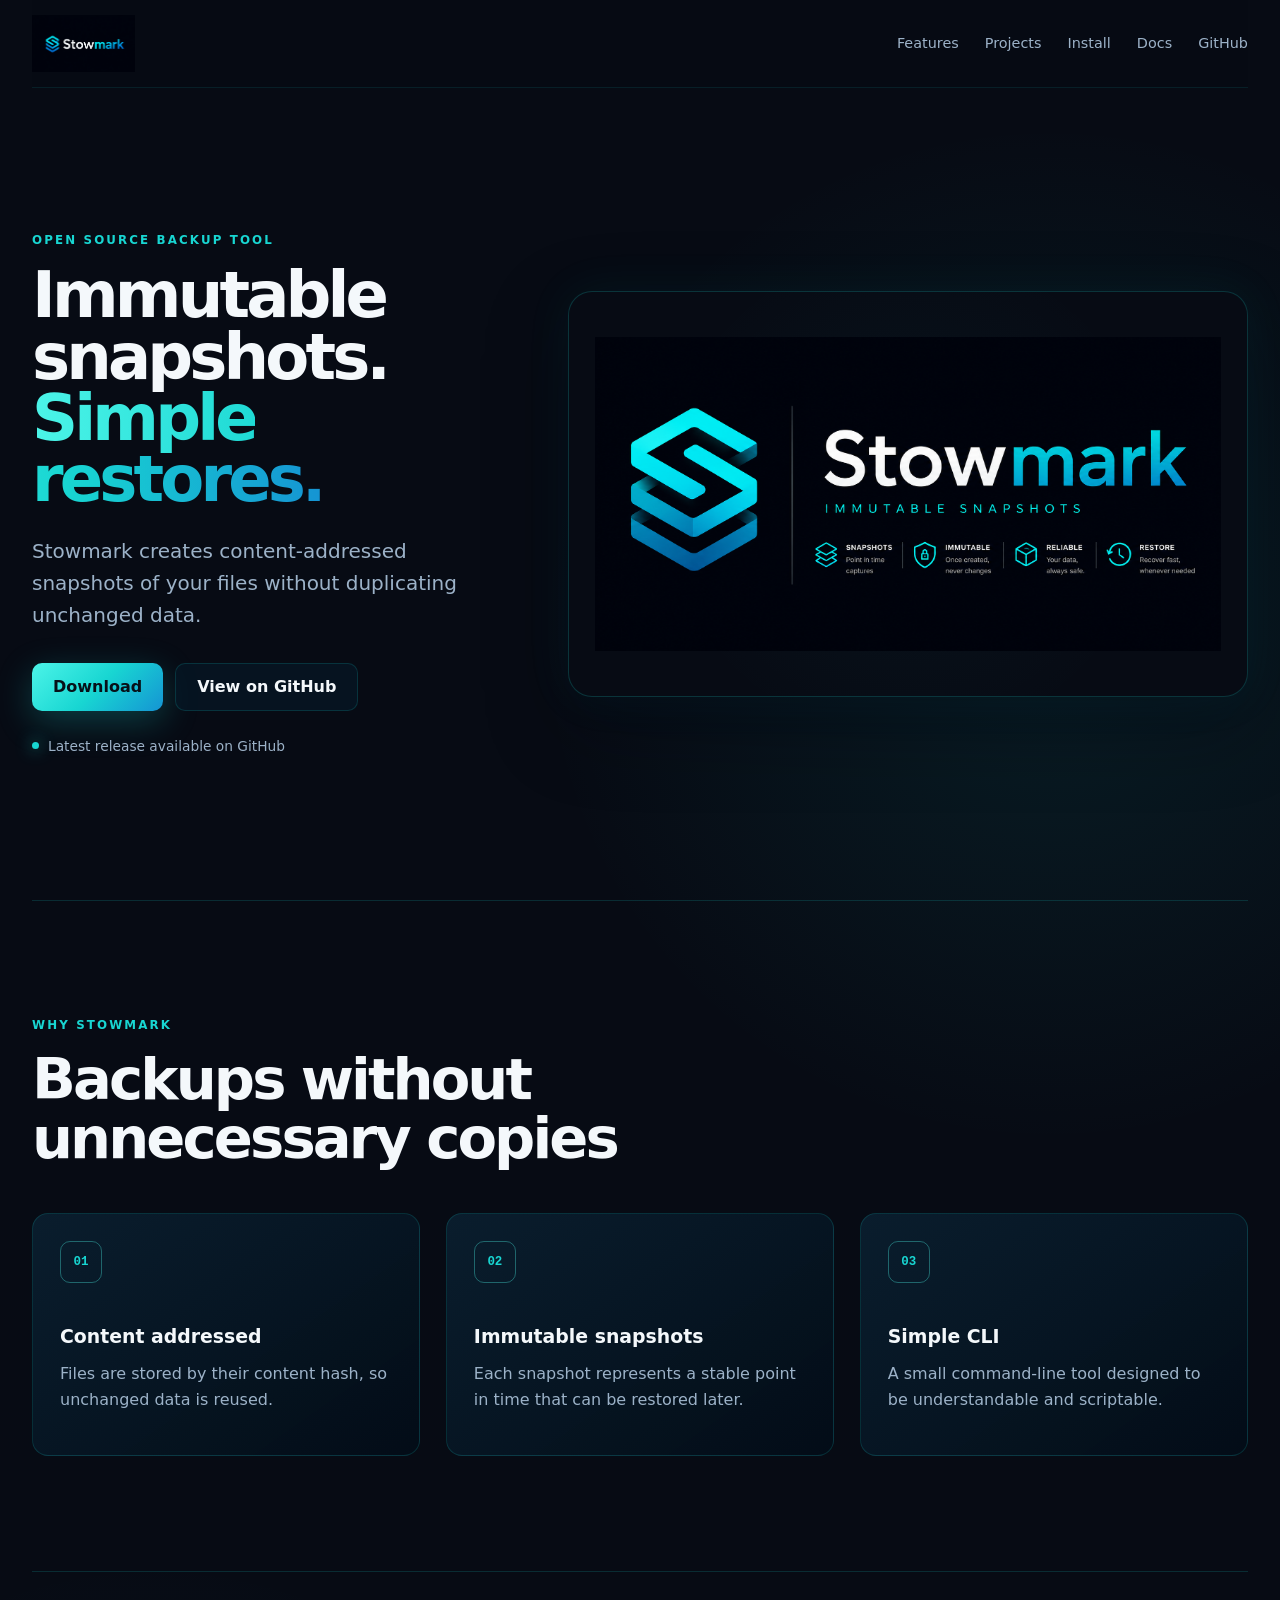
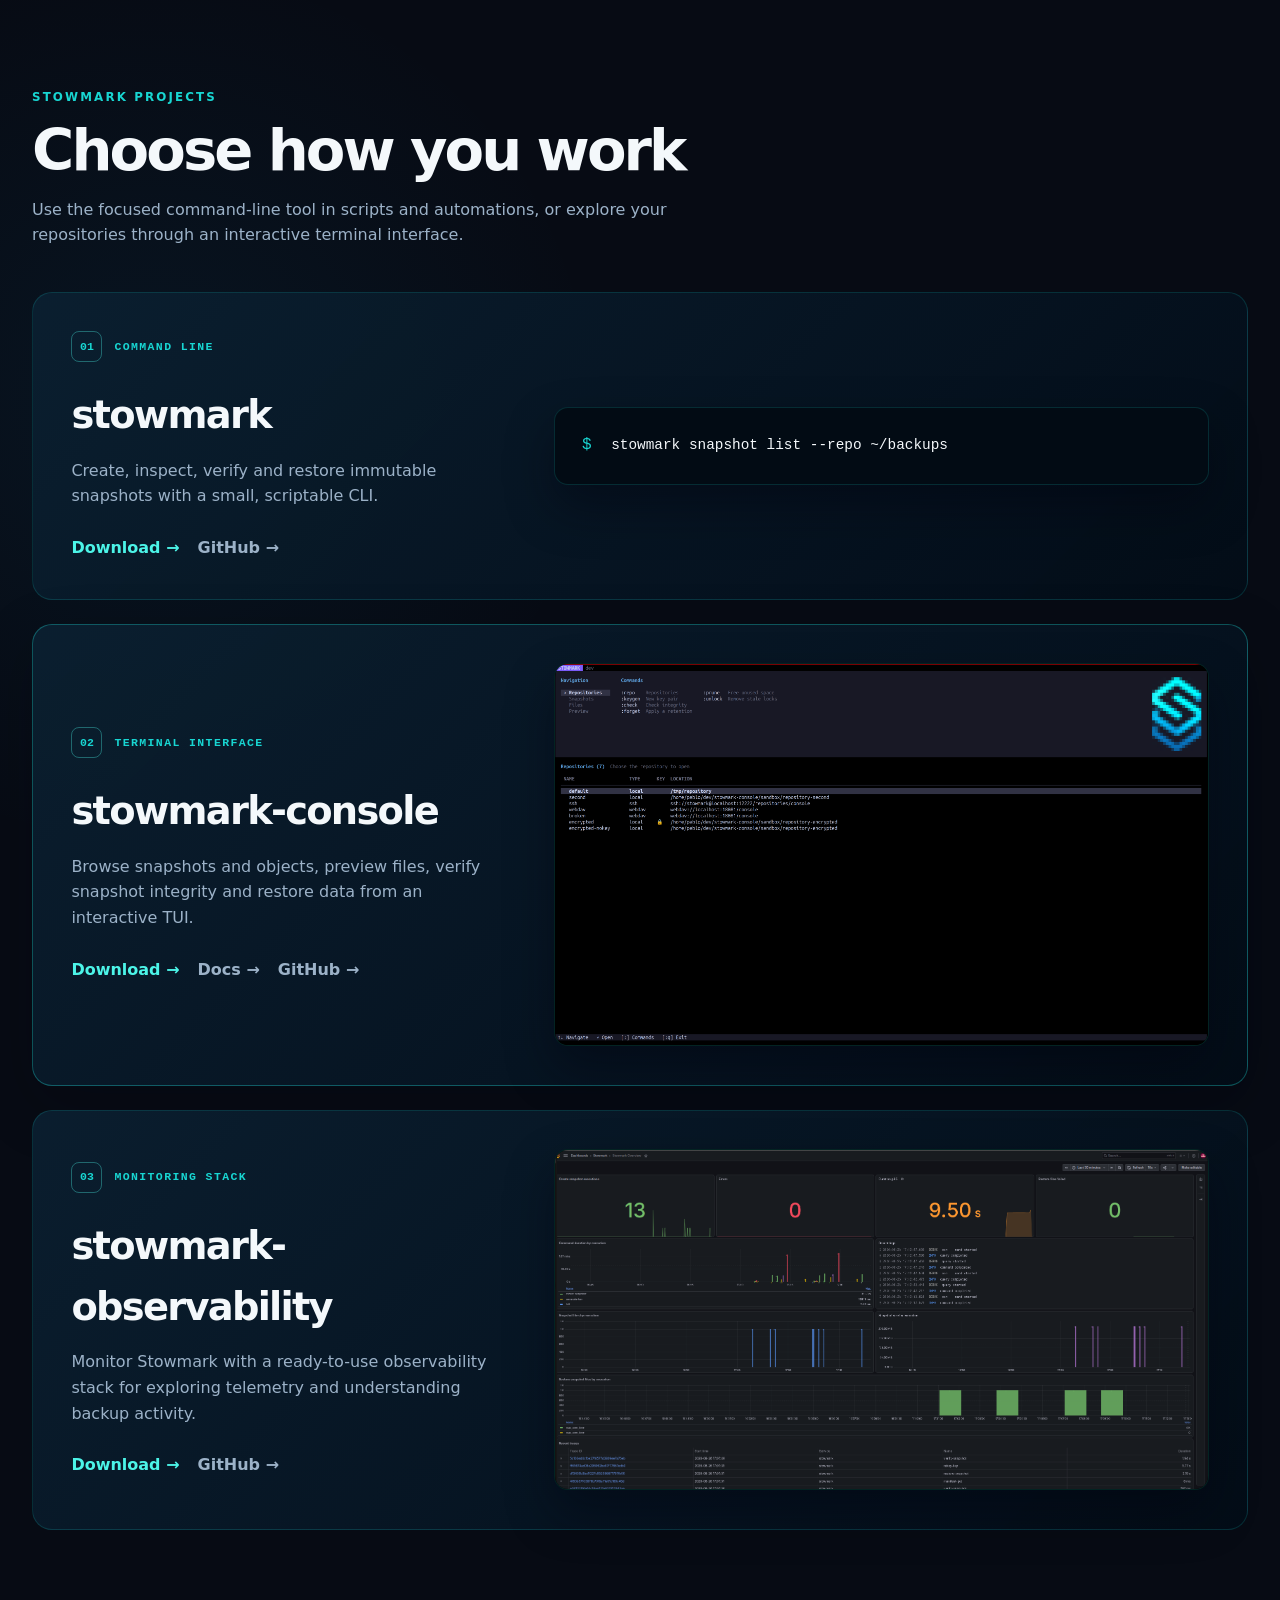
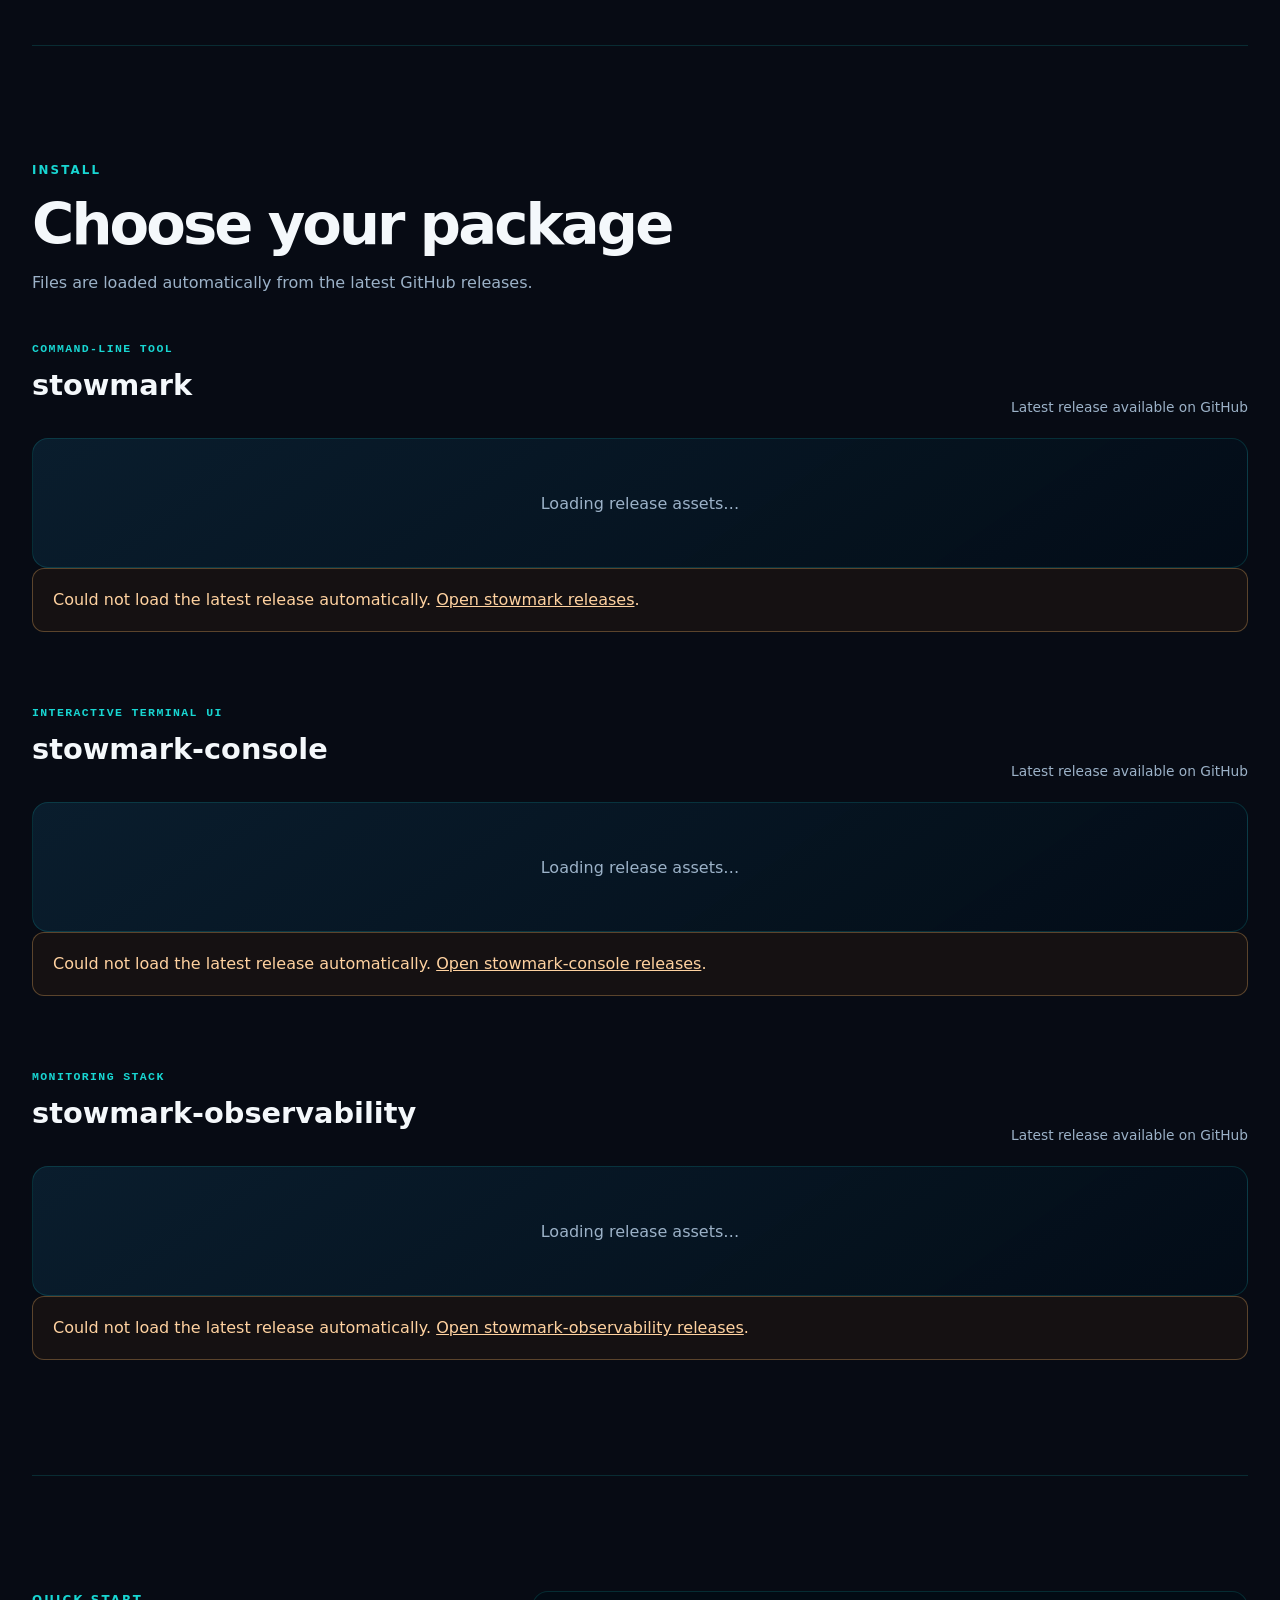
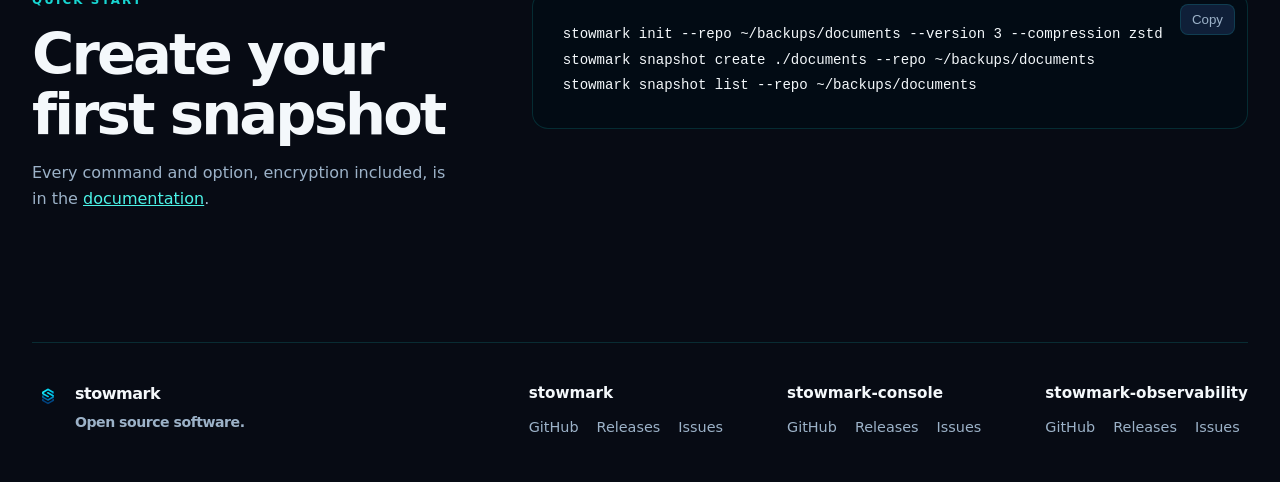
<file: web/index.html>
<!doctype html>
<html lang="en">
<head>
    <meta charset="utf-8">
    <meta name="viewport" content="width=device-width, initial-scale=1">
    <meta name="description" content="Stowmark is a simple open-source snapshot and backup tool.">
    <meta name="theme-color" content="#070B14">

    <meta property="og:title" content="Stowmark">
    <meta property="og:description" content="Immutable snapshots. Simple restores.">
    <meta property="og:type" content="website">
    <meta property="og:url" content="https://stowmark.dev">
    <meta property="og:image" content="https://stowmark.dev/assets/brand-image.png">

    <title>Stowmark — Snapshot & backup tool</title>

    <link rel="icon" href="assets/favicon.png" type="image/png">
    <link rel="stylesheet" href="styles.css">
    <script src="app.js" defer></script>
</head>
<body>
<header class="site-header">
    <a class="brand" href="/" aria-label="Stowmark home">
        <img src="assets/title.png" alt="" width="200" height="100">
<!--        <span>stowmark</span>-->
    </a>

    <nav aria-label="Main navigation">
        <a href="#features">Features</a>
        <a href="#projects">Projects</a>
        <a href="#install">Install</a>
        <a class="nav-docs" href="docs.html">Docs</a>
        <a href="https://github.com/bruli-lab/stowmark" rel="noreferrer">GitHub</a>
    </nav>
</header>

<main>
    <section class="hero">
        <div class="hero-copy">
            <p class="eyebrow">OPEN SOURCE BACKUP TOOL</p>
            <h1>Immutable snapshots.<br><span>Simple restores.</span></h1>
            <p class="lead">
                Stowmark creates content-addressed snapshots of your files without
                duplicating unchanged data.
            </p>

            <div class="hero-actions">
                <a class="button button-primary" href="#downloads">Download</a>
                <a class="button button-secondary"
                   href="https://github.com/bruli-lab/stowmark"
                   rel="noreferrer">
                    View on GitHub
                </a>
            </div>

            <p class="release-line">
                <span class="status-dot" aria-hidden="true"></span>
                <span id="release-summary">Loading latest release…</span>
            </p>
        </div>
        <div class="hero-visual">
            <figure class="brand-image-card">
                <img
                        src="assets/brand-image.png"
                        alt="Stowmark open source backup tool: snapshots, immutable storage, trusted and durable"
                        width="1600"
                        height="900"
                >
            </figure>
        </div>
    </section>

    <section class="section" id="features">
        <div class="section-heading">
            <p class="eyebrow">WHY STOWMARK</p>
            <h2>Backups without unnecessary copies</h2>
        </div>

        <div class="feature-grid">
            <article class="feature-card">
                <div class="feature-icon">01</div>
                <h3>Content addressed</h3>
                <p>Files are stored by their content hash, so unchanged data is reused.</p>
            </article>

            <article class="feature-card">
                <div class="feature-icon">02</div>
                <h3>Immutable snapshots</h3>
                <p>Each snapshot represents a stable point in time that can be restored later.</p>
            </article>

            <article class="feature-card">
                <div class="feature-icon">03</div>
                <h3>Simple CLI</h3>
                <p>A small command-line tool designed to be understandable and scriptable.</p>
            </article>
        </div>
    </section>

    <section class="section projects-section" id="projects">
        <div class="section-heading">
            <p class="eyebrow">STOWMARK PROJECTS</p>
            <h2>Choose how you work</h2>
            <p class="section-description">
                Use the focused command-line tool in scripts and automations, or explore
                your repositories through an interactive terminal interface.
            </p>
        </div>

        <div class="project-grid">
            <article class="project-card">
                <div class="project-card-copy">
                    <div class="project-label">
                        <span class="project-number">01</span>
                        <span>Command line</span>
                    </div>
                    <h3>stowmark</h3>
                    <p>
                        Create, inspect, verify and restore immutable snapshots with a
                        small, scriptable CLI.
                    </p>
                    <div class="project-links">
                        <a class="project-link" href="#install">Download</a>
                        <a class="project-link project-link-secondary"
                           href="https://github.com/bruli-lab/stowmark"
                           rel="noreferrer">
                            GitHub
                        </a>
                    </div>
                </div>

                <div class="project-code" aria-label="Stowmark command-line example">
                    <span class="terminal-prompt">$</span>
                    <code>stowmark snapshot list --repo ~/backups</code>
                </div>
            </article>

            <article class="project-card project-card-console">
                <div class="project-card-copy">
                    <div class="project-label">
                        <span class="project-number">02</span>
                        <span>Terminal interface</span>
                    </div>
                    <h3>stowmark-console</h3>
                    <p>
                        Browse snapshots and objects, preview files, verify snapshot
                        integrity and restore data from an interactive TUI.
                    </p>
                    <div class="project-links">
                        <a class="project-link"
                           href="#console-downloads">
                            Download
                        </a>
                        <a class="project-link project-link-secondary"
                           href="console.html">
                            Docs
                        </a>
                        <a class="project-link project-link-secondary"
                           href="https://github.com/bruli-lab/stowmark-console"
                           rel="noreferrer">
                            GitHub
                        </a>
                    </div>
                </div>

                <figure class="console-preview">
                    <img
                            src="./assets/stowmark-console.png"
                            alt="stowmark-console showing the repository contents, navigation menu and STOWMARK ASCII logo"
                            width="1000"
                            height="430"
                            loading="lazy"
                    >
                </figure>
            </article>

            <article class="project-card">
                <div class="project-card-copy">
                    <div class="project-label">
                        <span class="project-number">03</span>
                        <span>Monitoring stack</span>
                    </div>
                    <h3>stowmark-observability</h3>
                    <p>
                        Monitor Stowmark with a ready-to-use observability stack for
                        exploring telemetry and understanding backup activity.
                    </p>
                    <div class="project-links">
                        <a class="project-link" href="#observability-downloads">Download</a>
                        <a class="project-link project-link-secondary"
                           href="https://github.com/bruli-lab/stowmark-observability"
                           rel="noreferrer">
                            GitHub
                        </a>
                    </div>
                </div>

                <figure class="console-preview">
                    <img
                            src="./assets/stowmark-observability.png"
                            alt="Stowmark observability dashboard showing executions, errors, duration, logs, snapshot metrics and traces"
                            width="1857"
                            height="965"
                            loading="lazy"
                    >
                </figure>
            </article>
        </div>
    </section>

    <section class="section install-section" id="install">
        <div class="section-heading">
            <p class="eyebrow">INSTALL</p>
            <h2>Choose your package</h2>
            <p class="section-description">
                Files are loaded automatically from the latest GitHub releases.
            </p>
        </div>

        <div class="release-group" id="downloads">
            <div class="release-group-heading">
                <div>
                    <p class="release-project-label">COMMAND-LINE TOOL</p>
                    <h3>stowmark</h3>
                </div>
                <p id="stowmark-release-summary">Loading latest release…</p>
            </div>

            <div id="stowmark-download-grid" class="download-grid" aria-live="polite">
                <div class="download-placeholder">Loading release assets…</div>
            </div>

            <div id="stowmark-release-error" class="release-error" hidden>
                Could not load the latest release automatically.
                <a href="https://github.com/bruli-lab/stowmark/releases/latest">Open stowmark releases</a>.
            </div>
        </div>

        <div class="release-group" id="console-downloads">
            <div class="release-group-heading">
                <div>
                    <p class="release-project-label">INTERACTIVE TERMINAL UI</p>
                    <h3>stowmark-console</h3>
                </div>
                <p id="console-release-summary">Loading latest release…</p>
            </div>

            <div id="console-download-grid" class="download-grid" aria-live="polite">
                <div class="download-placeholder">Loading release assets…</div>
            </div>

            <div id="console-release-error" class="release-error" hidden>
                Could not load the latest release automatically.
                <a href="https://github.com/bruli-lab/stowmark-console/releases/latest">Open stowmark-console
                    releases</a>.
            </div>
        </div>

        <div class="release-group" id="observability-downloads">
            <div class="release-group-heading">
                <div>
                    <p class="release-project-label">MONITORING STACK</p>
                    <h3>stowmark-observability</h3>
                </div>
                <p id="observability-release-summary">Loading latest release…</p>
            </div>

            <div id="observability-download-grid" class="download-grid" aria-live="polite">
                <div class="download-placeholder">Loading release assets…</div>
            </div>

            <div id="observability-release-error" class="release-error" hidden>
                Could not load the latest release automatically.
                <a href="https://github.com/bruli-lab/stowmark-observability/releases/latest">Open
                    stowmark-observability releases</a>.
            </div>
        </div>
    </section>

    <section class="section quick-start">
        <div>
            <p class="eyebrow">QUICK START</p>
            <h2>Create your first snapshot</h2>
            <p class="section-description">
                Every command and option, encryption included, is in the
                <a href="docs.html">documentation</a>.
            </p>
        </div>

        <div class="code-block">
            <button type="button" class="copy-button" data-copy-target="quick-start-code">
                Copy
            </button>
            <pre><code id="quick-start-code">stowmark init --repo ~/backups/documents --version 3 --compression zstd
stowmark snapshot create ./documents --repo ~/backups/documents
stowmark snapshot list --repo ~/backups/documents</code></pre>
        </div>
    </section>
</main>

<footer>
    <div class="footer-brand">
        <img src="assets/favicon.png" alt="" width="32" height="32">
        <div>
            <span>stowmark</span>
            <p>Open source software.</p>
        </div>
    </div>

    <div class="footer-projects">
        <div class="footer-project">
            <strong>stowmark</strong>
            <div class="footer-links">
                <a href="https://github.com/bruli-lab/stowmark">GitHub</a>
                <a href="https://github.com/bruli-lab/stowmark/releases">Releases</a>
                <a href="https://github.com/bruli-lab/stowmark/issues">Issues</a>
            </div>
        </div>

        <div class="footer-project">
            <strong>stowmark-console</strong>
            <div class="footer-links">
                <a href="https://github.com/bruli-lab/stowmark-console">GitHub</a>
                <a href="https://github.com/bruli-lab/stowmark-console/releases">Releases</a>
                <a href="https://github.com/bruli-lab/stowmark-console/issues">Issues</a>
            </div>
        </div>

        <div class="footer-project">
            <strong>stowmark-observability</strong>
            <div class="footer-links">
                <a href="https://github.com/bruli-lab/stowmark-observability">GitHub</a>
                <a href="https://github.com/bruli-lab/stowmark-observability/releases">Releases</a>
                <a href="https://github.com/bruli-lab/stowmark-observability/issues">Issues</a>
            </div>
        </div>
    </div>
</footer>
</body>
</html>
</file>
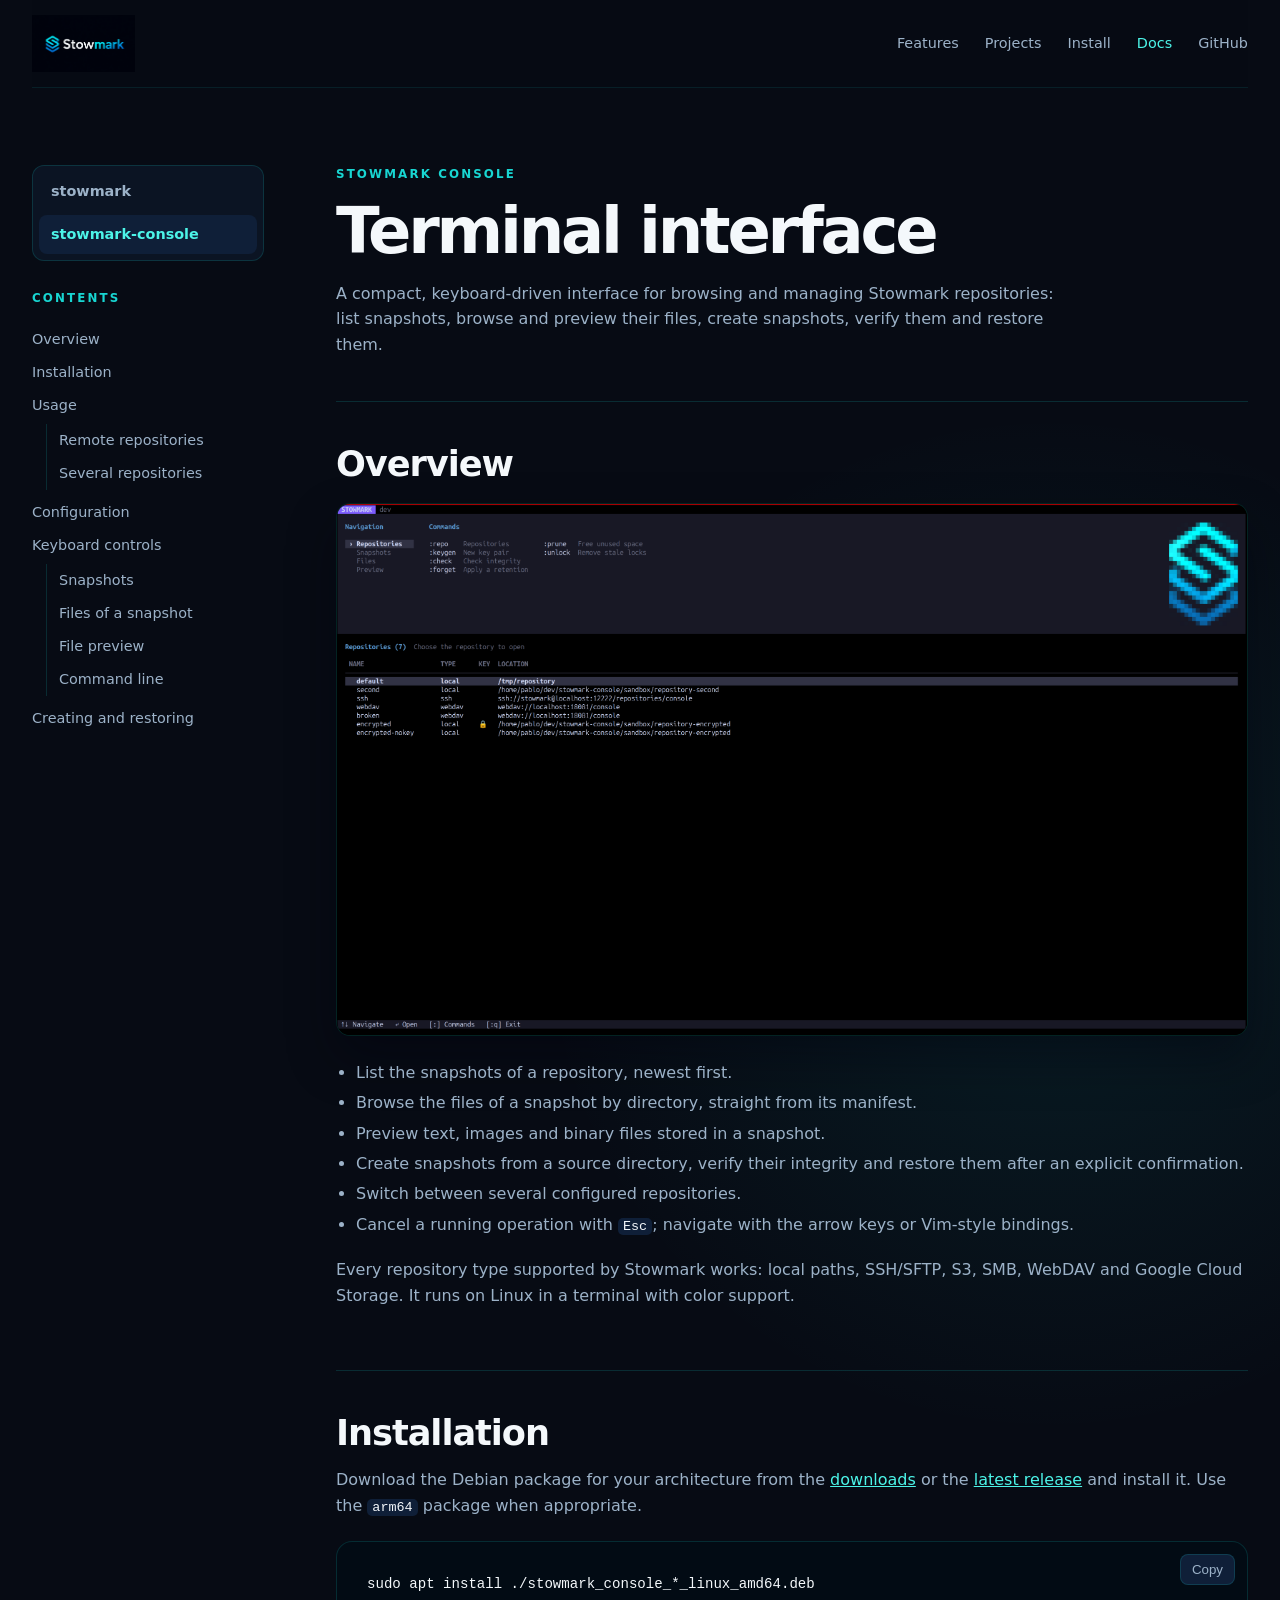
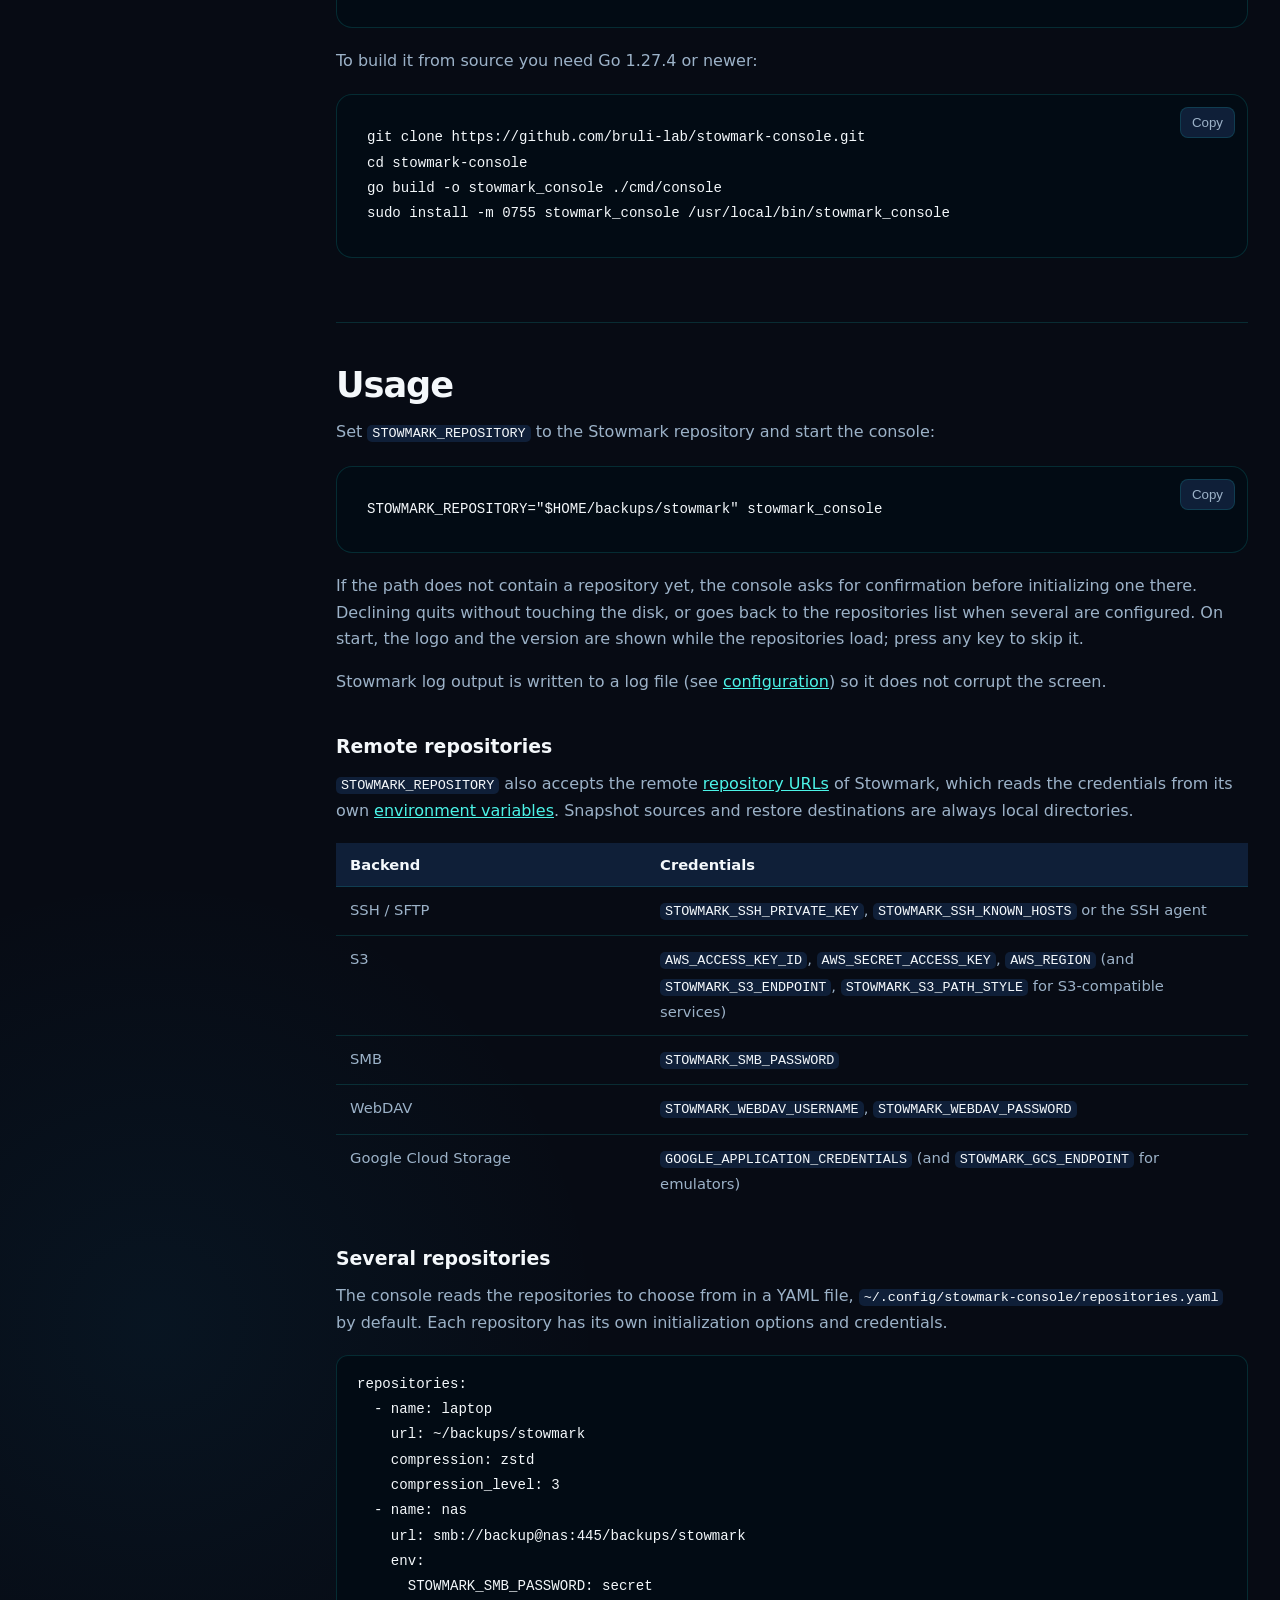
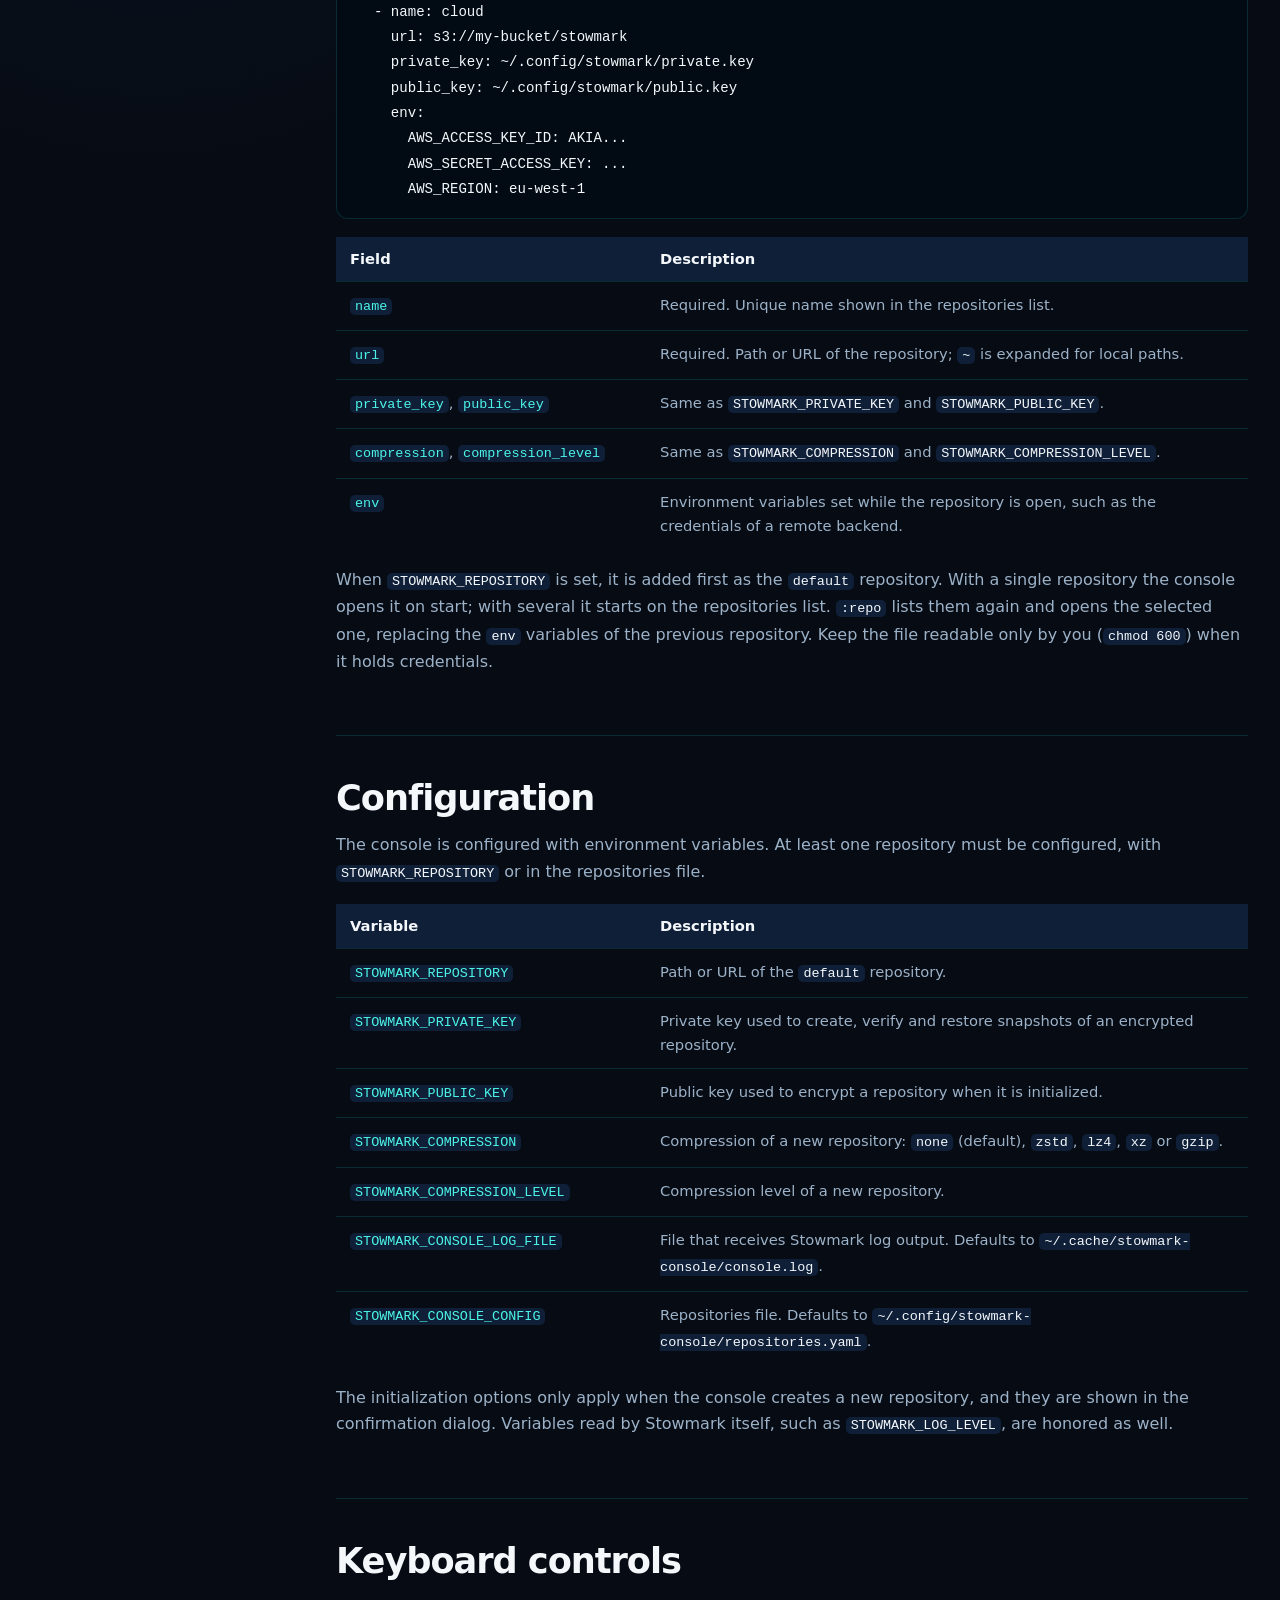
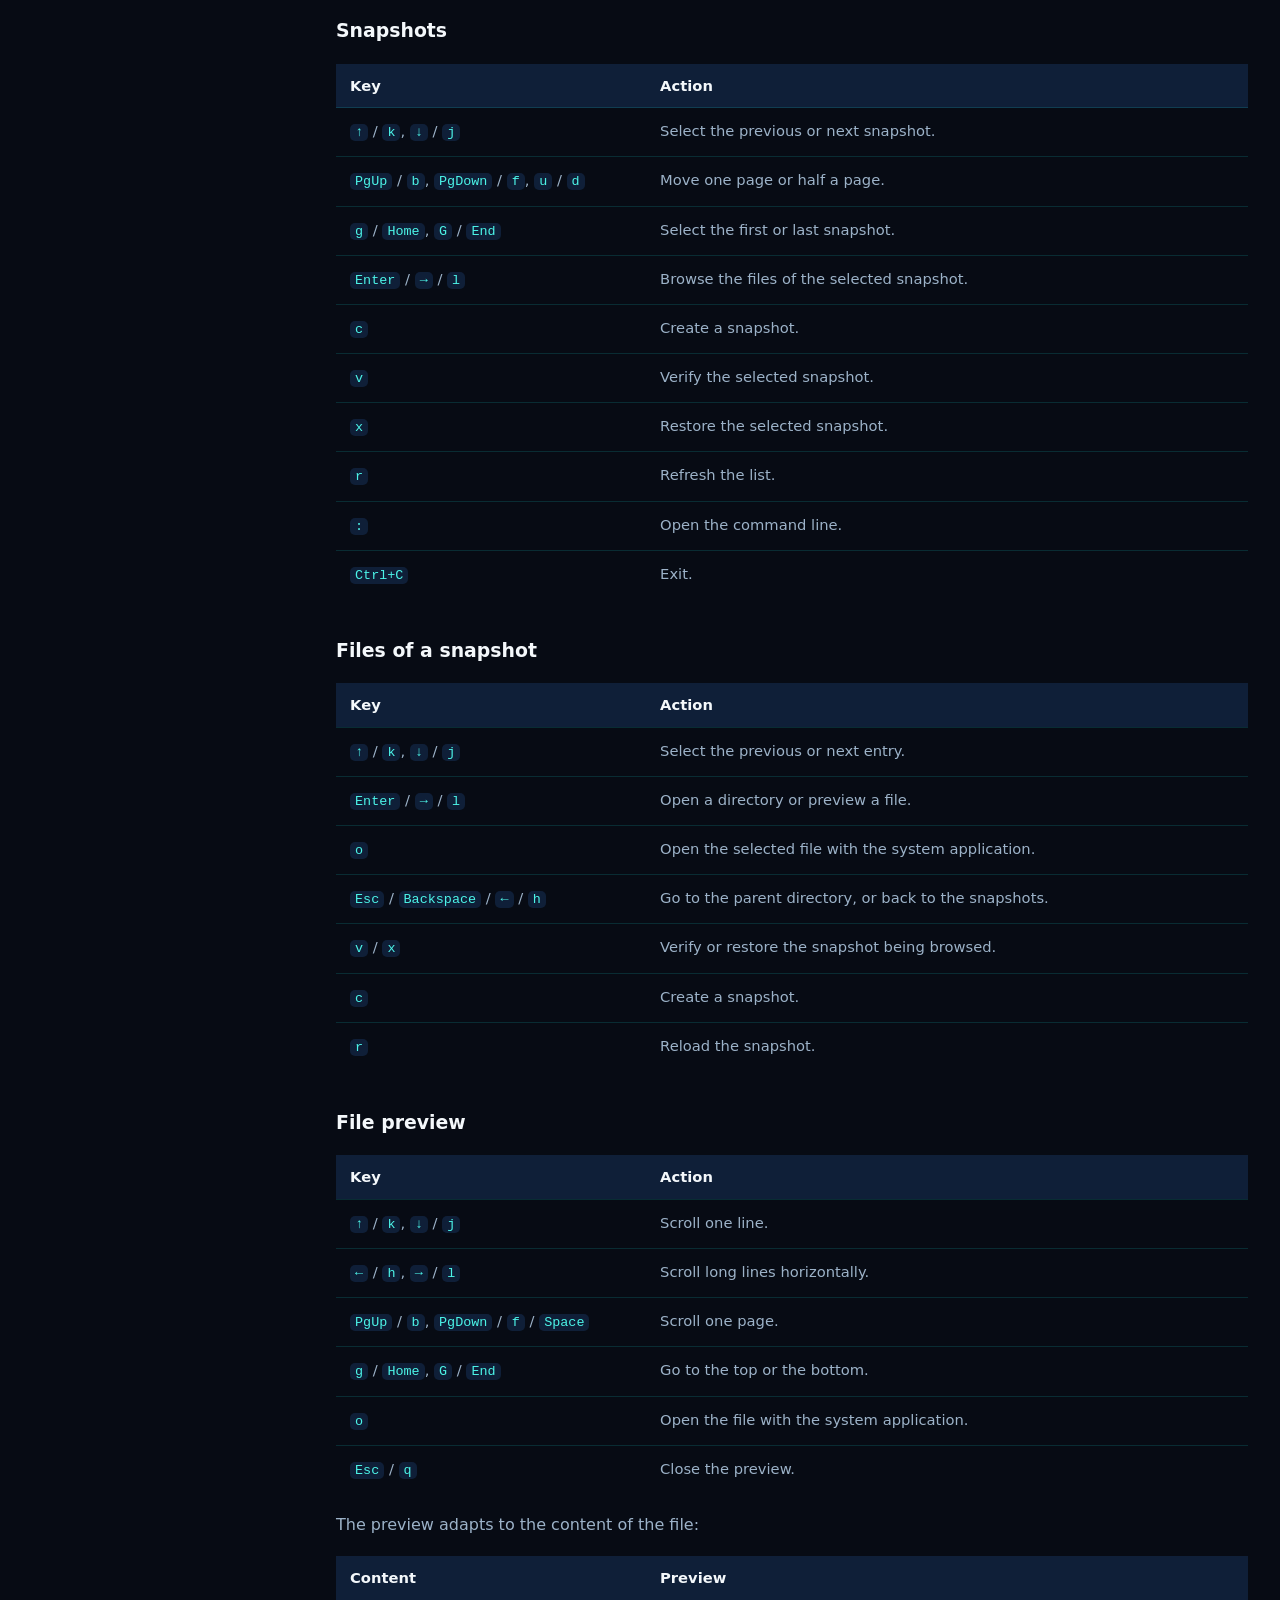
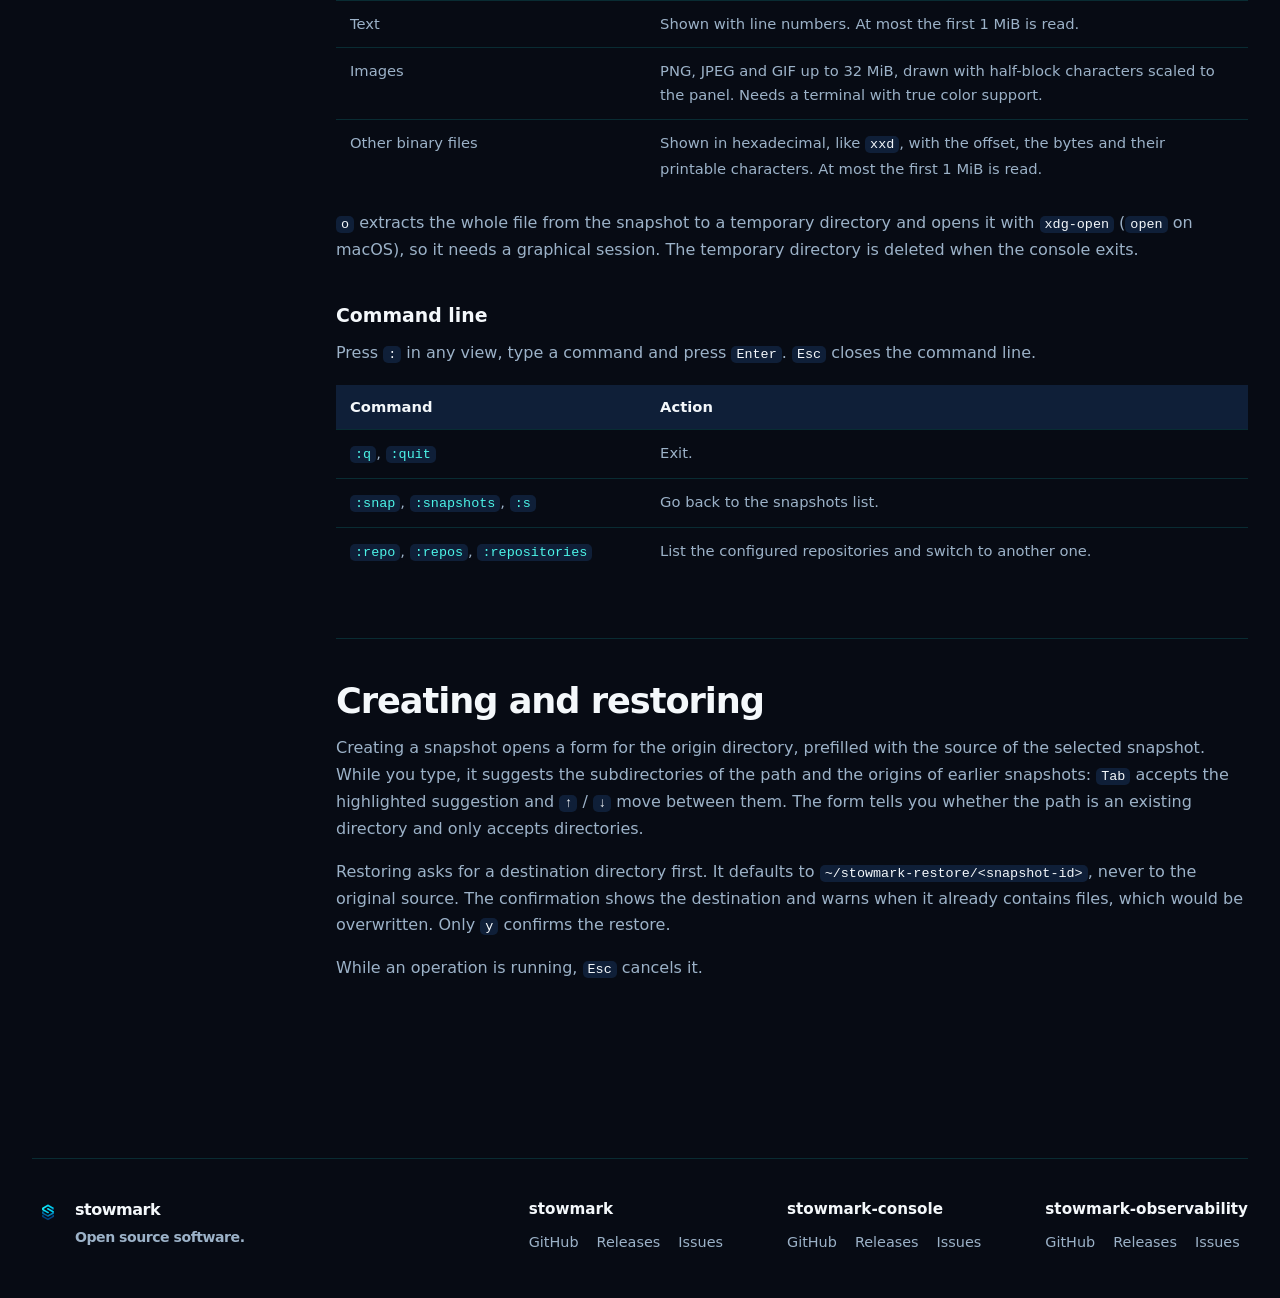
<file: web/console.html>
<!doctype html>
<html lang="en">
<head>
    <meta charset="utf-8">
    <meta name="viewport" content="width=device-width, initial-scale=1">
    <meta name="description" content="Stowmark Console documentation: installation, repositories, configuration and keyboard controls of the terminal user interface.">
    <meta name="theme-color" content="#070B14">

    <meta property="og:title" content="Stowmark Console documentation">
    <meta property="og:description" content="Terminal user interface for browsing and managing Stowmark repositories.">
    <meta property="og:type" content="website">
    <meta property="og:url" content="https://stowmark.dev/console.html">
    <meta property="og:image" content="https://stowmark.dev/assets/brand-image.png">

    <title>Stowmark Console — Documentation</title>

    <link rel="icon" href="assets/favicon.png" type="image/png">
    <link rel="stylesheet" href="styles.css">
    <script src="app.js" defer></script>
</head>
<body>
<header class="site-header">
    <a class="brand" href="index.html" aria-label="Stowmark home">
        <img src="assets/title.png" alt="" width="200" height="100">
    </a>

    <nav aria-label="Main navigation">
        <a href="index.html#features">Features</a>
        <a href="index.html#projects">Projects</a>
        <a href="index.html#install">Install</a>
        <a class="nav-docs" href="docs.html" aria-current="page">Docs</a>
        <a href="https://github.com/bruli-lab/stowmark" rel="noreferrer">GitHub</a>
    </nav>
</header>

<main class="section docs">
    <aside class="docs-toc" aria-label="Documentation contents">
        <div class="docs-switch" role="navigation" aria-label="Documentation projects">
            <a href="docs.html">stowmark</a>
            <a href="console.html" aria-current="page">stowmark-console</a>
        </div>
        <p class="eyebrow">CONTENTS</p>
        <ol>
            <li><a href="#overview">Overview</a></li>
            <li><a href="#installation">Installation</a></li>
            <li>
                <a href="#usage">Usage</a>
                <ol>
                    <li><a href="#remote-repositories">Remote repositories</a></li>
                    <li><a href="#several-repositories">Several repositories</a></li>
                </ol>
            </li>
            <li><a href="#configuration">Configuration</a></li>
            <li>
                <a href="#keyboard">Keyboard controls</a>
                <ol>
                    <li><a href="#keys-snapshots">Snapshots</a></li>
                    <li><a href="#keys-files">Files of a snapshot</a></li>
                    <li><a href="#keys-preview">File preview</a></li>
                    <li><a href="#command-line">Command line</a></li>
                </ol>
            </li>
            <li><a href="#create-restore">Creating and restoring</a></li>
        </ol>
    </aside>

    <div class="docs-content">
        <div class="section-heading">
            <p class="eyebrow">STOWMARK CONSOLE</p>
            <h1 class="docs-title">Terminal interface</h1>
            <p class="section-description">
                A compact, keyboard-driven interface for browsing and managing Stowmark repositories: list snapshots,
                browse and preview their files, create snapshots, verify them and restore them.
            </p>
        </div>

        <section class="docs-section" id="overview">
            <h2>Overview</h2>
            <figure class="console-preview">
                <img
                        src="./assets/stowmark-console.png"
                        alt="stowmark-console showing the repository contents, navigation menu and STOWMARK ASCII logo"
                        width="1000"
                        height="430"
                        loading="lazy"
                >
            </figure>
            <ul class="docs-list">
                <li>List the snapshots of a repository, newest first.</li>
                <li>Browse the files of a snapshot by directory, straight from its manifest.</li>
                <li>Preview text, images and binary files stored in a snapshot.</li>
                <li>Create snapshots from a source directory, verify their integrity and restore them after an explicit confirmation.</li>
                <li>Switch between several configured repositories.</li>
                <li>Cancel a running operation with <code>Esc</code>; navigate with the arrow keys or Vim-style bindings.</li>
            </ul>
            <p>
                Every repository type supported by Stowmark works: local paths, SSH/SFTP, S3, SMB, WebDAV and Google
                Cloud Storage. It runs on Linux in a terminal with color support.
            </p>
        </section>

        <section class="docs-section" id="installation">
            <h2>Installation</h2>
            <p>
                Download the Debian package for your architecture from the
                <a href="index.html#console-downloads">downloads</a> or the
                <a href="https://github.com/bruli-lab/stowmark-console/releases/latest" rel="noreferrer">latest release</a>
                and install it. Use the <code>arm64</code> package when appropriate.
            </p>
            <div class="code-block">
                <button type="button" class="copy-button" data-copy-target="console-install-deb">Copy</button>
                <pre><code id="console-install-deb">sudo apt install ./stowmark_console_*_linux_amd64.deb</code></pre>
            </div>
            <p>To build it from source you need Go 1.27.4 or newer:</p>
            <div class="code-block">
                <button type="button" class="copy-button" data-copy-target="console-install-source">Copy</button>
                <pre><code id="console-install-source">git clone https://github.com/bruli-lab/stowmark-console.git
cd stowmark-console
go build -o stowmark_console ./cmd/console
sudo install -m 0755 stowmark_console /usr/local/bin/stowmark_console</code></pre>
            </div>
        </section>

        <section class="docs-section" id="usage">
            <h2>Usage</h2>
            <p>Set <code>STOWMARK_REPOSITORY</code> to the Stowmark repository and start the console:</p>
            <div class="code-block">
                <button type="button" class="copy-button" data-copy-target="console-usage">Copy</button>
                <pre><code id="console-usage">STOWMARK_REPOSITORY="$HOME/backups/stowmark" stowmark_console</code></pre>
            </div>
            <p>
                If the path does not contain a repository yet, the console asks for confirmation before initializing
                one there. Declining quits without touching the disk, or goes back to the repositories list when
                several are configured. On start, the logo and the version are shown while the repositories load;
                press any key to skip it.
            </p>
            <p>
                Stowmark log output is written to a log file (see <a href="#configuration">configuration</a>) so it does
                not corrupt the screen.
            </p>

            <h3 id="remote-repositories">Remote repositories</h3>
            <p>
                <code>STOWMARK_REPOSITORY</code> also accepts the remote <a href="docs.html#repositories">repository
                URLs</a> of Stowmark, which reads the credentials from its own
                <a href="docs.html#environment">environment variables</a>. Snapshot sources and restore destinations
                are always local directories.
            </p>
            <table class="docs-options">
                <thead><tr><th>Backend</th><th>Credentials</th></tr></thead>
                <tbody>
                <tr><td>SSH / SFTP</td><td><code>STOWMARK_SSH_PRIVATE_KEY</code>, <code>STOWMARK_SSH_KNOWN_HOSTS</code> or the SSH agent</td></tr>
                <tr><td>S3</td><td><code>AWS_ACCESS_KEY_ID</code>, <code>AWS_SECRET_ACCESS_KEY</code>, <code>AWS_REGION</code> (and <code>STOWMARK_S3_ENDPOINT</code>, <code>STOWMARK_S3_PATH_STYLE</code> for S3-compatible services)</td></tr>
                <tr><td>SMB</td><td><code>STOWMARK_SMB_PASSWORD</code></td></tr>
                <tr><td>WebDAV</td><td><code>STOWMARK_WEBDAV_USERNAME</code>, <code>STOWMARK_WEBDAV_PASSWORD</code></td></tr>
                <tr><td>Google Cloud Storage</td><td><code>GOOGLE_APPLICATION_CREDENTIALS</code> (and <code>STOWMARK_GCS_ENDPOINT</code> for emulators)</td></tr>
                </tbody>
            </table>

            <h3 id="several-repositories">Several repositories</h3>
            <p>
                The console reads the repositories to choose from in a YAML file,
                <code>~/.config/stowmark-console/repositories.yaml</code> by default. Each repository has its own
                initialization options and credentials.
            </p>
            <pre class="docs-example"><code>repositories:
  - name: laptop
    url: ~/backups/stowmark
    compression: zstd
    compression_level: 3
  - name: nas
    url: smb://backup@nas:445/backups/stowmark
    env:
      STOWMARK_SMB_PASSWORD: secret
  - name: cloud
    url: s3://my-bucket/stowmark
    private_key: ~/.config/stowmark/private.key
    public_key: ~/.config/stowmark/public.key
    env:
      AWS_ACCESS_KEY_ID: AKIA...
      AWS_SECRET_ACCESS_KEY: ...
      AWS_REGION: eu-west-1</code></pre>
            <table class="docs-options">
                <thead><tr><th>Field</th><th>Description</th></tr></thead>
                <tbody>
                <tr><td><code>name</code></td><td>Required. Unique name shown in the repositories list.</td></tr>
                <tr><td><code>url</code></td><td>Required. Path or URL of the repository; <code>~</code> is expanded for local paths.</td></tr>
                <tr><td><code>private_key</code>, <code>public_key</code></td><td>Same as <code>STOWMARK_PRIVATE_KEY</code> and <code>STOWMARK_PUBLIC_KEY</code>.</td></tr>
                <tr><td><code>compression</code>, <code>compression_level</code></td><td>Same as <code>STOWMARK_COMPRESSION</code> and <code>STOWMARK_COMPRESSION_LEVEL</code>.</td></tr>
                <tr><td><code>env</code></td><td>Environment variables set while the repository is open, such as the credentials of a remote backend.</td></tr>
                </tbody>
            </table>
            <p>
                When <code>STOWMARK_REPOSITORY</code> is set, it is added first as the <code>default</code> repository.
                With a single repository the console opens it on start; with several it starts on the repositories
                list. <code>:repo</code> lists them again and opens the selected one, replacing the <code>env</code>
                variables of the previous repository. Keep the file readable only by you (<code>chmod 600</code>) when
                it holds credentials.
            </p>
        </section>

        <section class="docs-section" id="configuration">
            <h2>Configuration</h2>
            <p>
                The console is configured with environment variables. At least one repository must be configured,
                with <code>STOWMARK_REPOSITORY</code> or in the repositories file.
            </p>
            <table class="docs-options">
                <thead><tr><th>Variable</th><th>Description</th></tr></thead>
                <tbody>
                <tr><td><code>STOWMARK_REPOSITORY</code></td><td>Path or URL of the <code>default</code> repository.</td></tr>
                <tr><td><code>STOWMARK_PRIVATE_KEY</code></td><td>Private key used to create, verify and restore snapshots of an encrypted repository.</td></tr>
                <tr><td><code>STOWMARK_PUBLIC_KEY</code></td><td>Public key used to encrypt a repository when it is initialized.</td></tr>
                <tr><td><code>STOWMARK_COMPRESSION</code></td><td>Compression of a new repository: <code>none</code> (default), <code>zstd</code>, <code>lz4</code>, <code>xz</code> or <code>gzip</code>.</td></tr>
                <tr><td><code>STOWMARK_COMPRESSION_LEVEL</code></td><td>Compression level of a new repository.</td></tr>
                <tr><td><code>STOWMARK_CONSOLE_LOG_FILE</code></td><td>File that receives Stowmark log output. Defaults to <code>~/.cache/stowmark-console/console.log</code>.</td></tr>
                <tr><td><code>STOWMARK_CONSOLE_CONFIG</code></td><td>Repositories file. Defaults to <code>~/.config/stowmark-console/repositories.yaml</code>.</td></tr>
                </tbody>
            </table>
            <p>
                The initialization options only apply when the console creates a new repository, and they are shown in
                the confirmation dialog. Variables read by Stowmark itself, such as <code>STOWMARK_LOG_LEVEL</code>,
                are honored as well.
            </p>
        </section>

        <section class="docs-section" id="keyboard">
            <h2>Keyboard controls</h2>

            <h3 id="keys-snapshots">Snapshots</h3>
            <table class="docs-options">
                <thead><tr><th>Key</th><th>Action</th></tr></thead>
                <tbody>
                <tr><td><code>↑</code> / <code>k</code>, <code>↓</code> / <code>j</code></td><td>Select the previous or next snapshot.</td></tr>
                <tr><td><code>PgUp</code> / <code>b</code>, <code>PgDown</code> / <code>f</code>, <code>u</code> / <code>d</code></td><td>Move one page or half a page.</td></tr>
                <tr><td><code>g</code> / <code>Home</code>, <code>G</code> / <code>End</code></td><td>Select the first or last snapshot.</td></tr>
                <tr><td><code>Enter</code> / <code>→</code> / <code>l</code></td><td>Browse the files of the selected snapshot.</td></tr>
                <tr><td><code>c</code></td><td>Create a snapshot.</td></tr>
                <tr><td><code>v</code></td><td>Verify the selected snapshot.</td></tr>
                <tr><td><code>x</code></td><td>Restore the selected snapshot.</td></tr>
                <tr><td><code>r</code></td><td>Refresh the list.</td></tr>
                <tr><td><code>:</code></td><td>Open the command line.</td></tr>
                <tr><td><code>Ctrl+C</code></td><td>Exit.</td></tr>
                </tbody>
            </table>

            <h3 id="keys-files">Files of a snapshot</h3>
            <table class="docs-options">
                <thead><tr><th>Key</th><th>Action</th></tr></thead>
                <tbody>
                <tr><td><code>↑</code> / <code>k</code>, <code>↓</code> / <code>j</code></td><td>Select the previous or next entry.</td></tr>
                <tr><td><code>Enter</code> / <code>→</code> / <code>l</code></td><td>Open a directory or preview a file.</td></tr>
                <tr><td><code>o</code></td><td>Open the selected file with the system application.</td></tr>
                <tr><td><code>Esc</code> / <code>Backspace</code> / <code>←</code> / <code>h</code></td><td>Go to the parent directory, or back to the snapshots.</td></tr>
                <tr><td><code>v</code> / <code>x</code></td><td>Verify or restore the snapshot being browsed.</td></tr>
                <tr><td><code>c</code></td><td>Create a snapshot.</td></tr>
                <tr><td><code>r</code></td><td>Reload the snapshot.</td></tr>
                </tbody>
            </table>

            <h3 id="keys-preview">File preview</h3>
            <table class="docs-options">
                <thead><tr><th>Key</th><th>Action</th></tr></thead>
                <tbody>
                <tr><td><code>↑</code> / <code>k</code>, <code>↓</code> / <code>j</code></td><td>Scroll one line.</td></tr>
                <tr><td><code>←</code> / <code>h</code>, <code>→</code> / <code>l</code></td><td>Scroll long lines horizontally.</td></tr>
                <tr><td><code>PgUp</code> / <code>b</code>, <code>PgDown</code> / <code>f</code> / <code>Space</code></td><td>Scroll one page.</td></tr>
                <tr><td><code>g</code> / <code>Home</code>, <code>G</code> / <code>End</code></td><td>Go to the top or the bottom.</td></tr>
                <tr><td><code>o</code></td><td>Open the file with the system application.</td></tr>
                <tr><td><code>Esc</code> / <code>q</code></td><td>Close the preview.</td></tr>
                </tbody>
            </table>
            <p>The preview adapts to the content of the file:</p>
            <table class="docs-options">
                <thead><tr><th>Content</th><th>Preview</th></tr></thead>
                <tbody>
                <tr><td>Text</td><td>Shown with line numbers. At most the first 1 MiB is read.</td></tr>
                <tr><td>Images</td><td>PNG, JPEG and GIF up to 32 MiB, drawn with half-block characters scaled to the panel. Needs a terminal with true color support.</td></tr>
                <tr><td>Other binary files</td><td>Shown in hexadecimal, like <code>xxd</code>, with the offset, the bytes and their printable characters. At most the first 1 MiB is read.</td></tr>
                </tbody>
            </table>
            <p>
                <code>o</code> extracts the whole file from the snapshot to a temporary directory and opens it with
                <code>xdg-open</code> (<code>open</code> on macOS), so it needs a graphical session. The temporary
                directory is deleted when the console exits.
            </p>

            <h3 id="command-line">Command line</h3>
            <p>Press <code>:</code> in any view, type a command and press <code>Enter</code>. <code>Esc</code> closes the command line.</p>
            <table class="docs-options">
                <thead><tr><th>Command</th><th>Action</th></tr></thead>
                <tbody>
                <tr><td><code>:q</code>, <code>:quit</code></td><td>Exit.</td></tr>
                <tr><td><code>:snap</code>, <code>:snapshots</code>, <code>:s</code></td><td>Go back to the snapshots list.</td></tr>
                <tr><td><code>:repo</code>, <code>:repos</code>, <code>:repositories</code></td><td>List the configured repositories and switch to another one.</td></tr>
                </tbody>
            </table>
        </section>

        <section class="docs-section" id="create-restore">
            <h2>Creating and restoring</h2>
            <p>
                Creating a snapshot opens a form for the origin directory, prefilled with the source of the selected
                snapshot. While you type, it suggests the subdirectories of the path and the origins of earlier
                snapshots: <code>Tab</code> accepts the highlighted suggestion and <code>↑</code> / <code>↓</code> move
                between them. The form tells you whether the path is an existing directory and only accepts
                directories.
            </p>
            <p>
                Restoring asks for a destination directory first. It defaults to
                <code>~/stowmark-restore/&lt;snapshot-id&gt;</code>, never to the original source. The confirmation
                shows the destination and warns when it already contains files, which would be overwritten. Only
                <code>y</code> confirms the restore.
            </p>
            <p>While an operation is running, <code>Esc</code> cancels it.</p>
        </section>
    </div>
</main>

<footer>
    <div class="footer-brand">
        <img src="assets/favicon.png" alt="" width="32" height="32">
        <div>
            <span>stowmark</span>
            <p>Open source software.</p>
        </div>
    </div>

    <div class="footer-projects">
        <div class="footer-project">
            <strong>stowmark</strong>
            <div class="footer-links">
                <a href="https://github.com/bruli-lab/stowmark">GitHub</a>
                <a href="https://github.com/bruli-lab/stowmark/releases">Releases</a>
                <a href="https://github.com/bruli-lab/stowmark/issues">Issues</a>
            </div>
        </div>

        <div class="footer-project">
            <strong>stowmark-console</strong>
            <div class="footer-links">
                <a href="https://github.com/bruli-lab/stowmark-console">GitHub</a>
                <a href="https://github.com/bruli-lab/stowmark-console/releases">Releases</a>
                <a href="https://github.com/bruli-lab/stowmark-console/issues">Issues</a>
            </div>
        </div>

        <div class="footer-project">
            <strong>stowmark-observability</strong>
            <div class="footer-links">
                <a href="https://github.com/bruli-lab/stowmark-observability">GitHub</a>
                <a href="https://github.com/bruli-lab/stowmark-observability/releases">Releases</a>
                <a href="https://github.com/bruli-lab/stowmark-observability/issues">Issues</a>
            </div>
        </div>
    </div>
</footer>
</body>
</html>
</file>
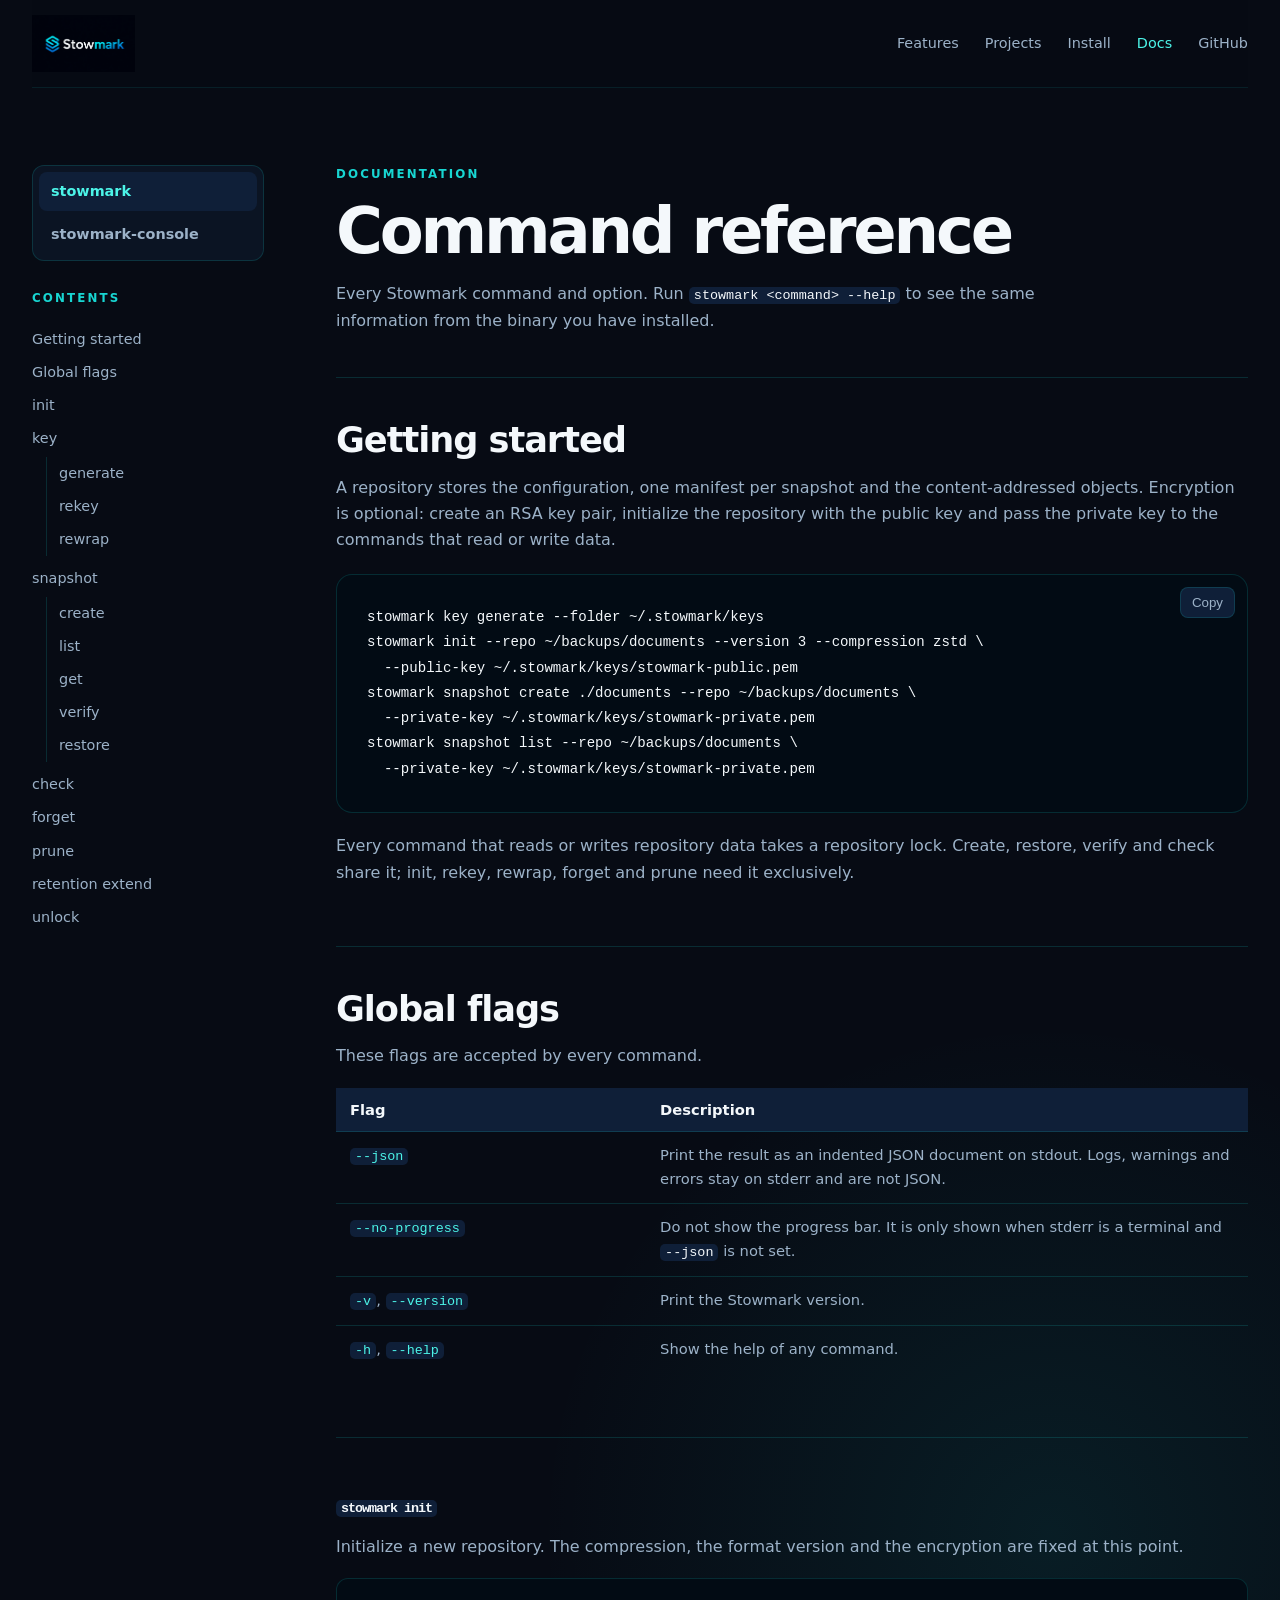
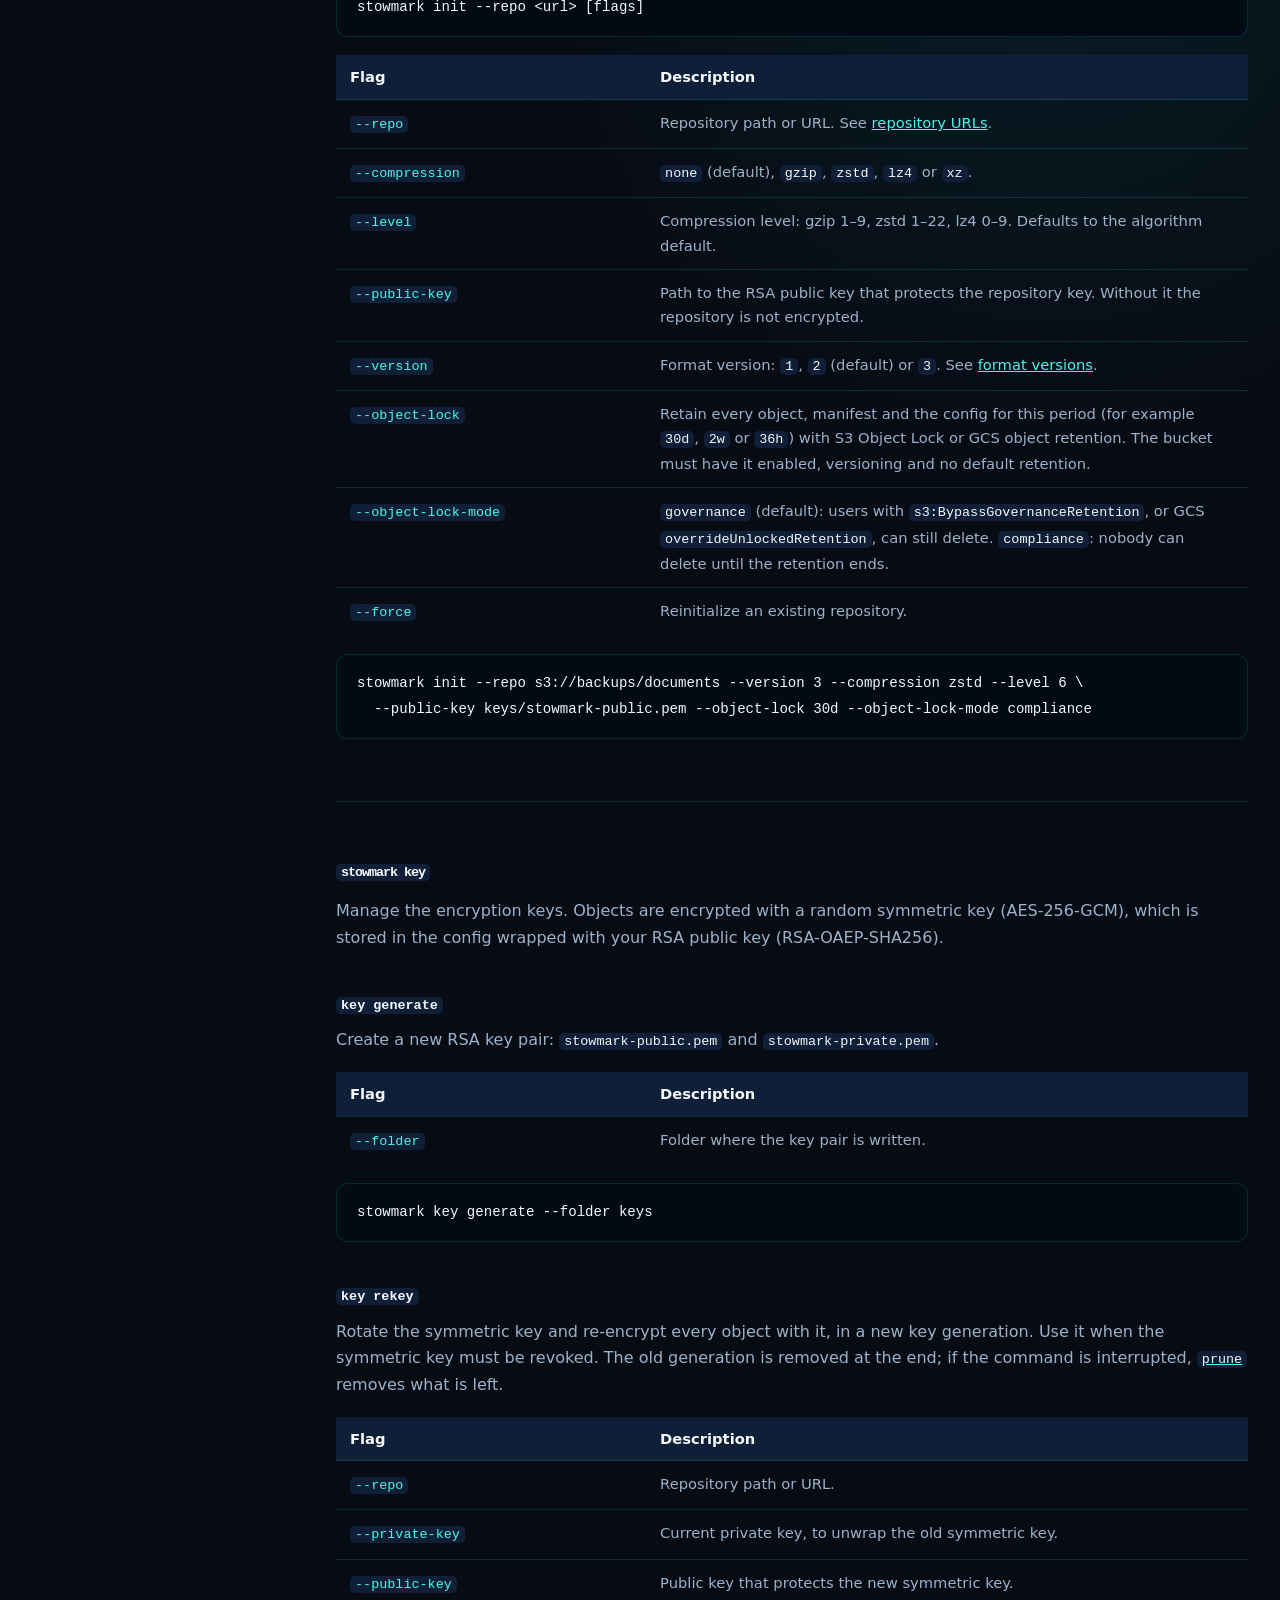
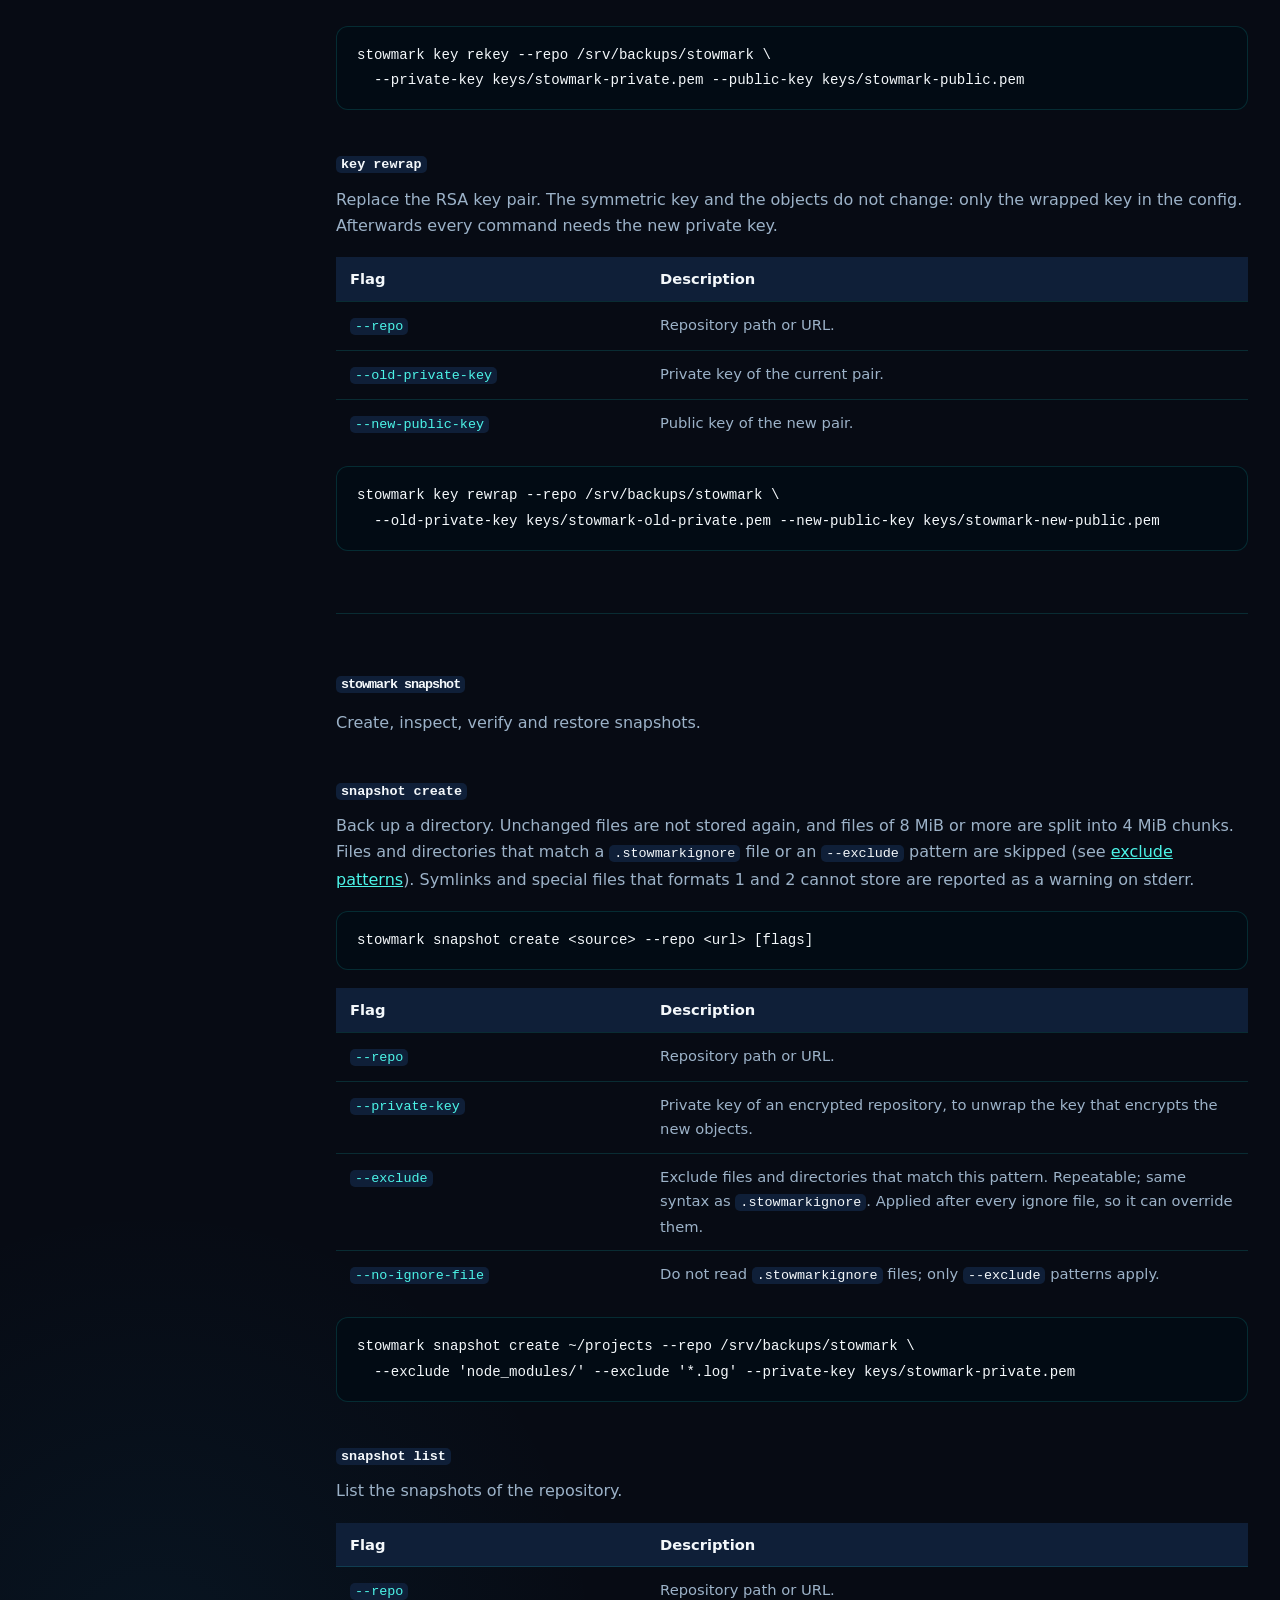
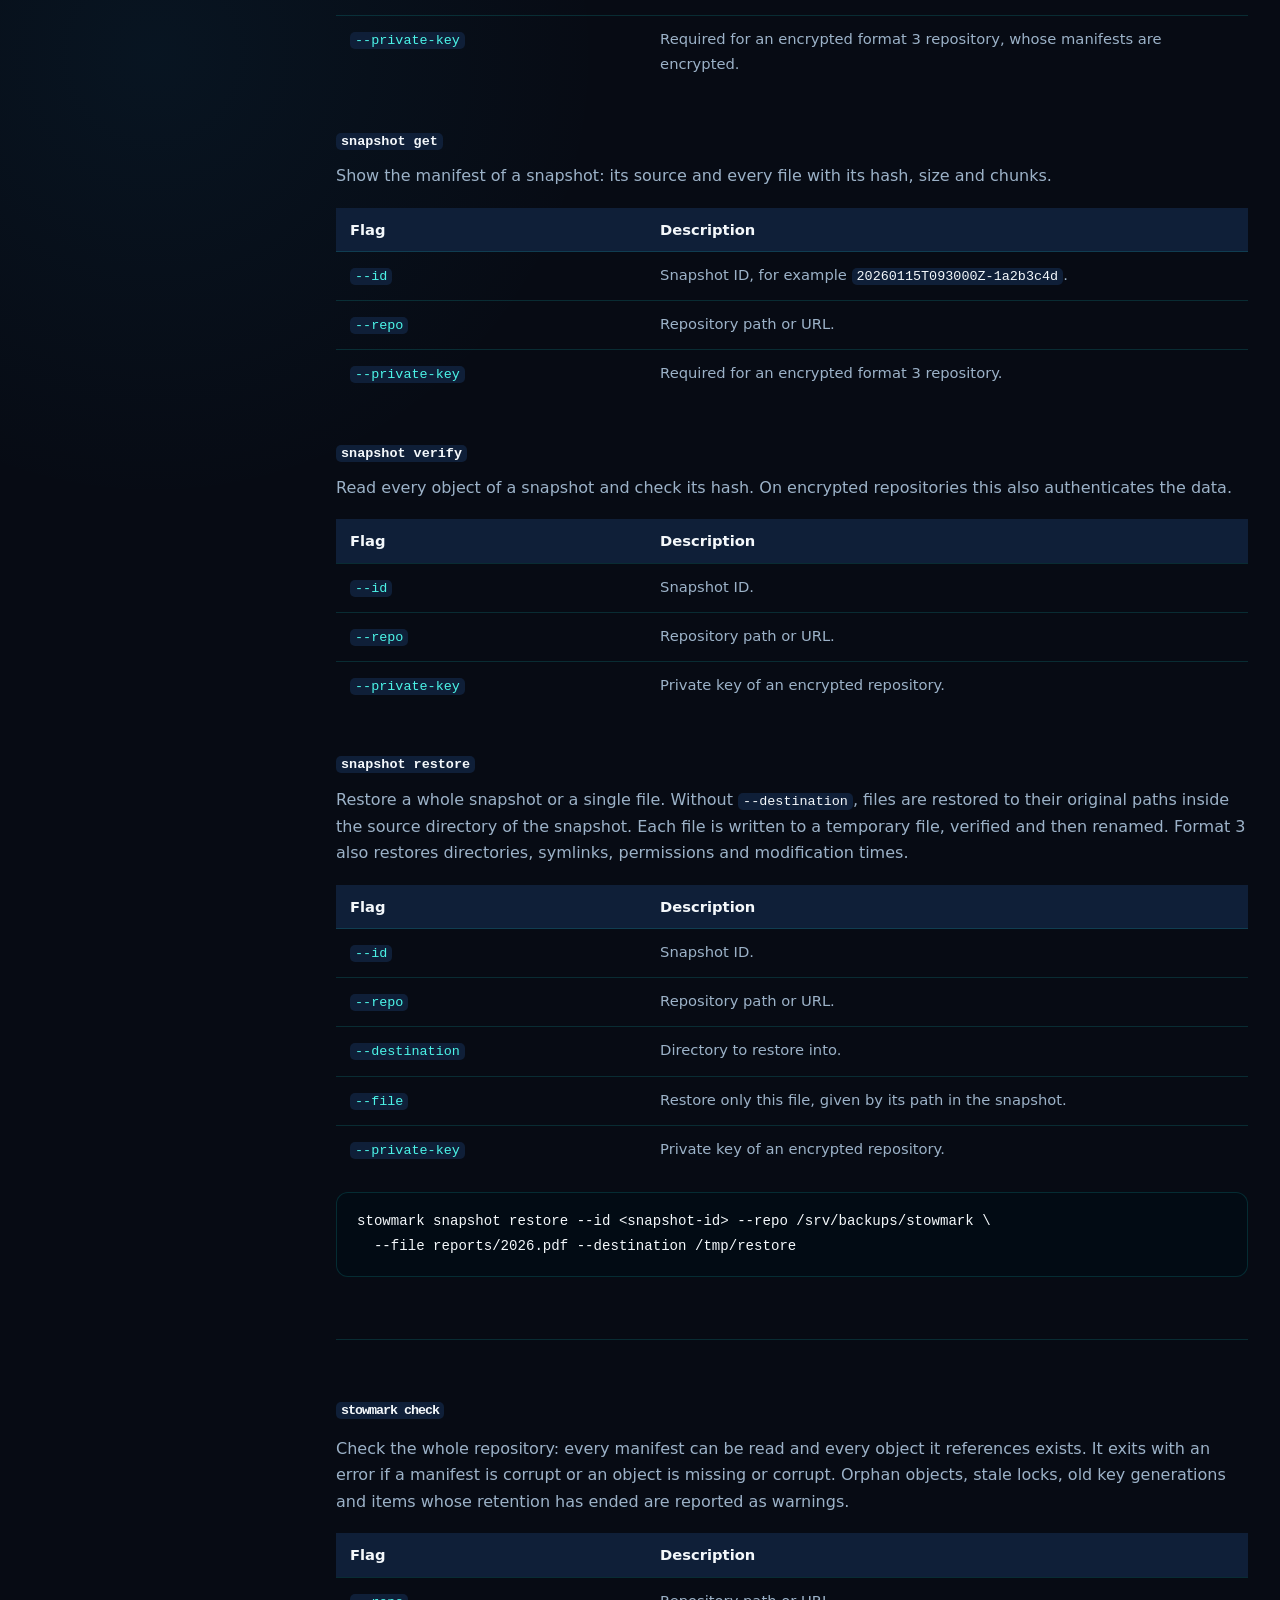
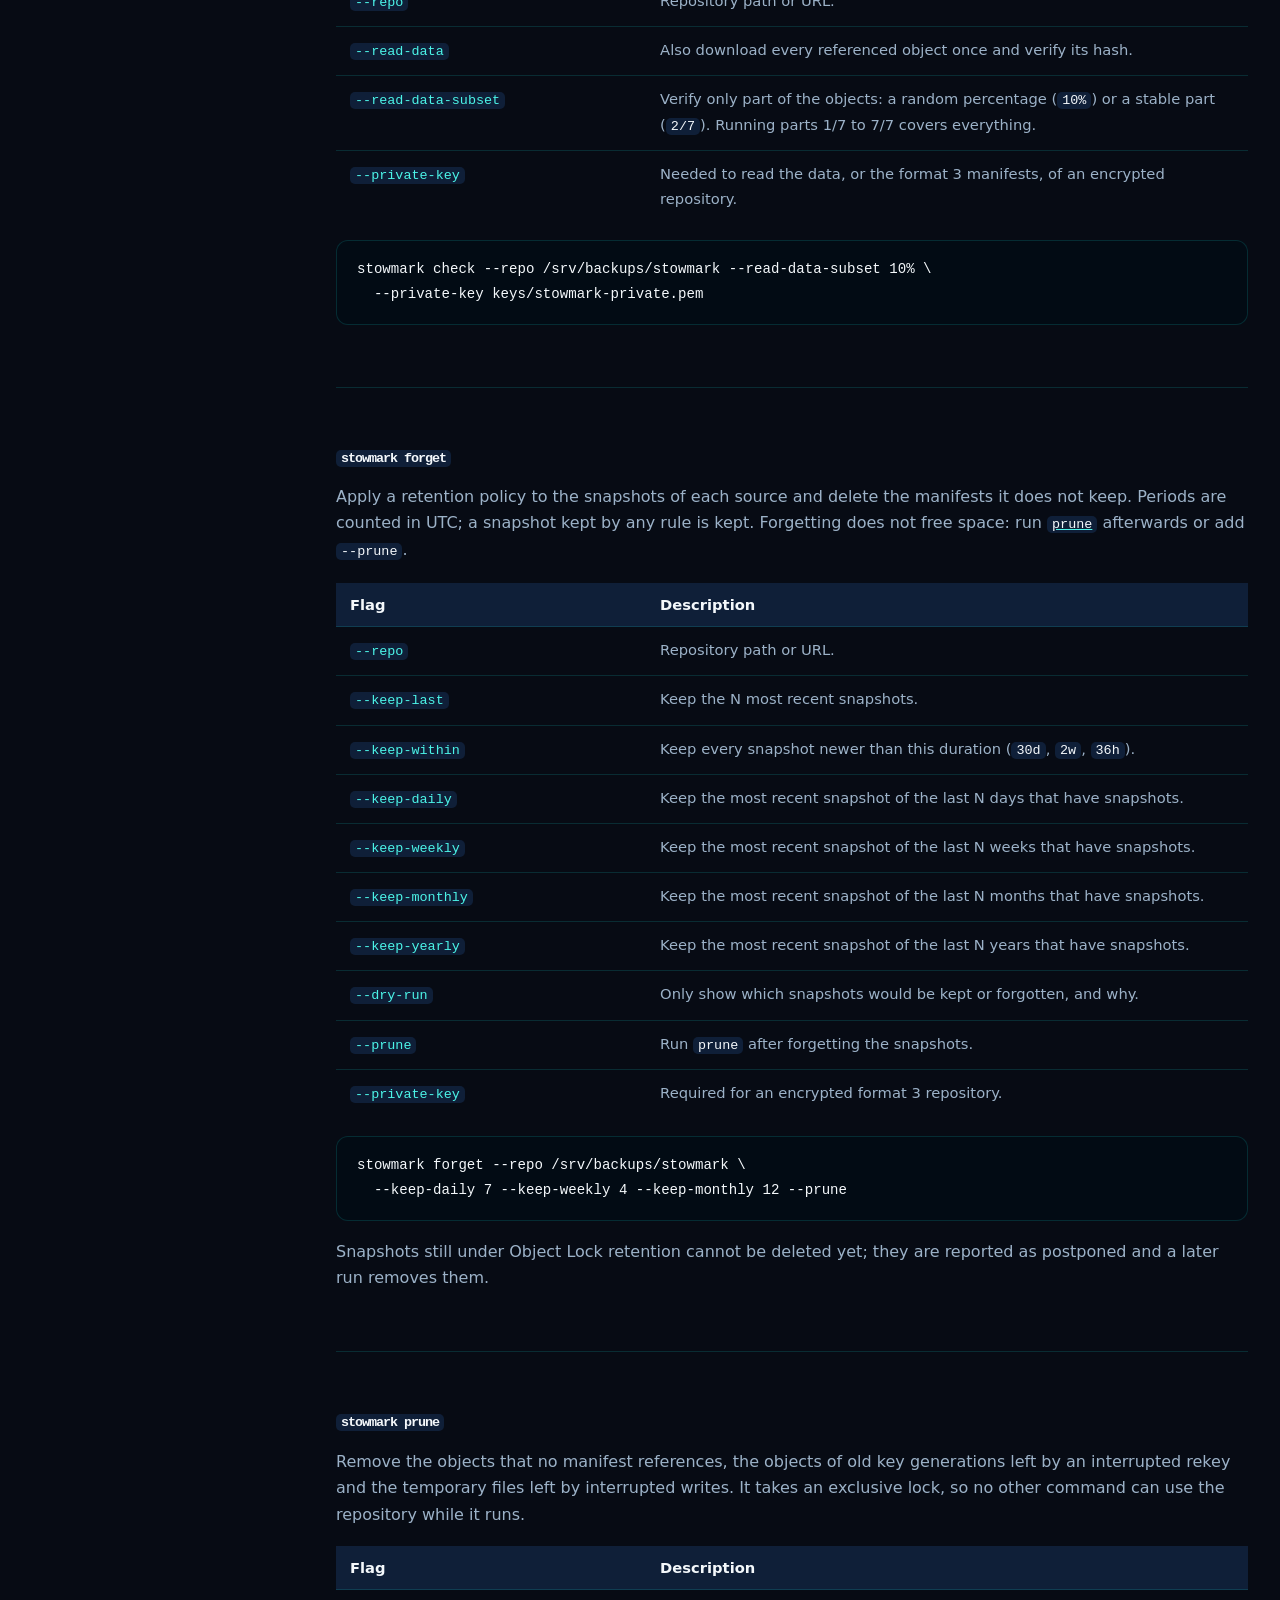
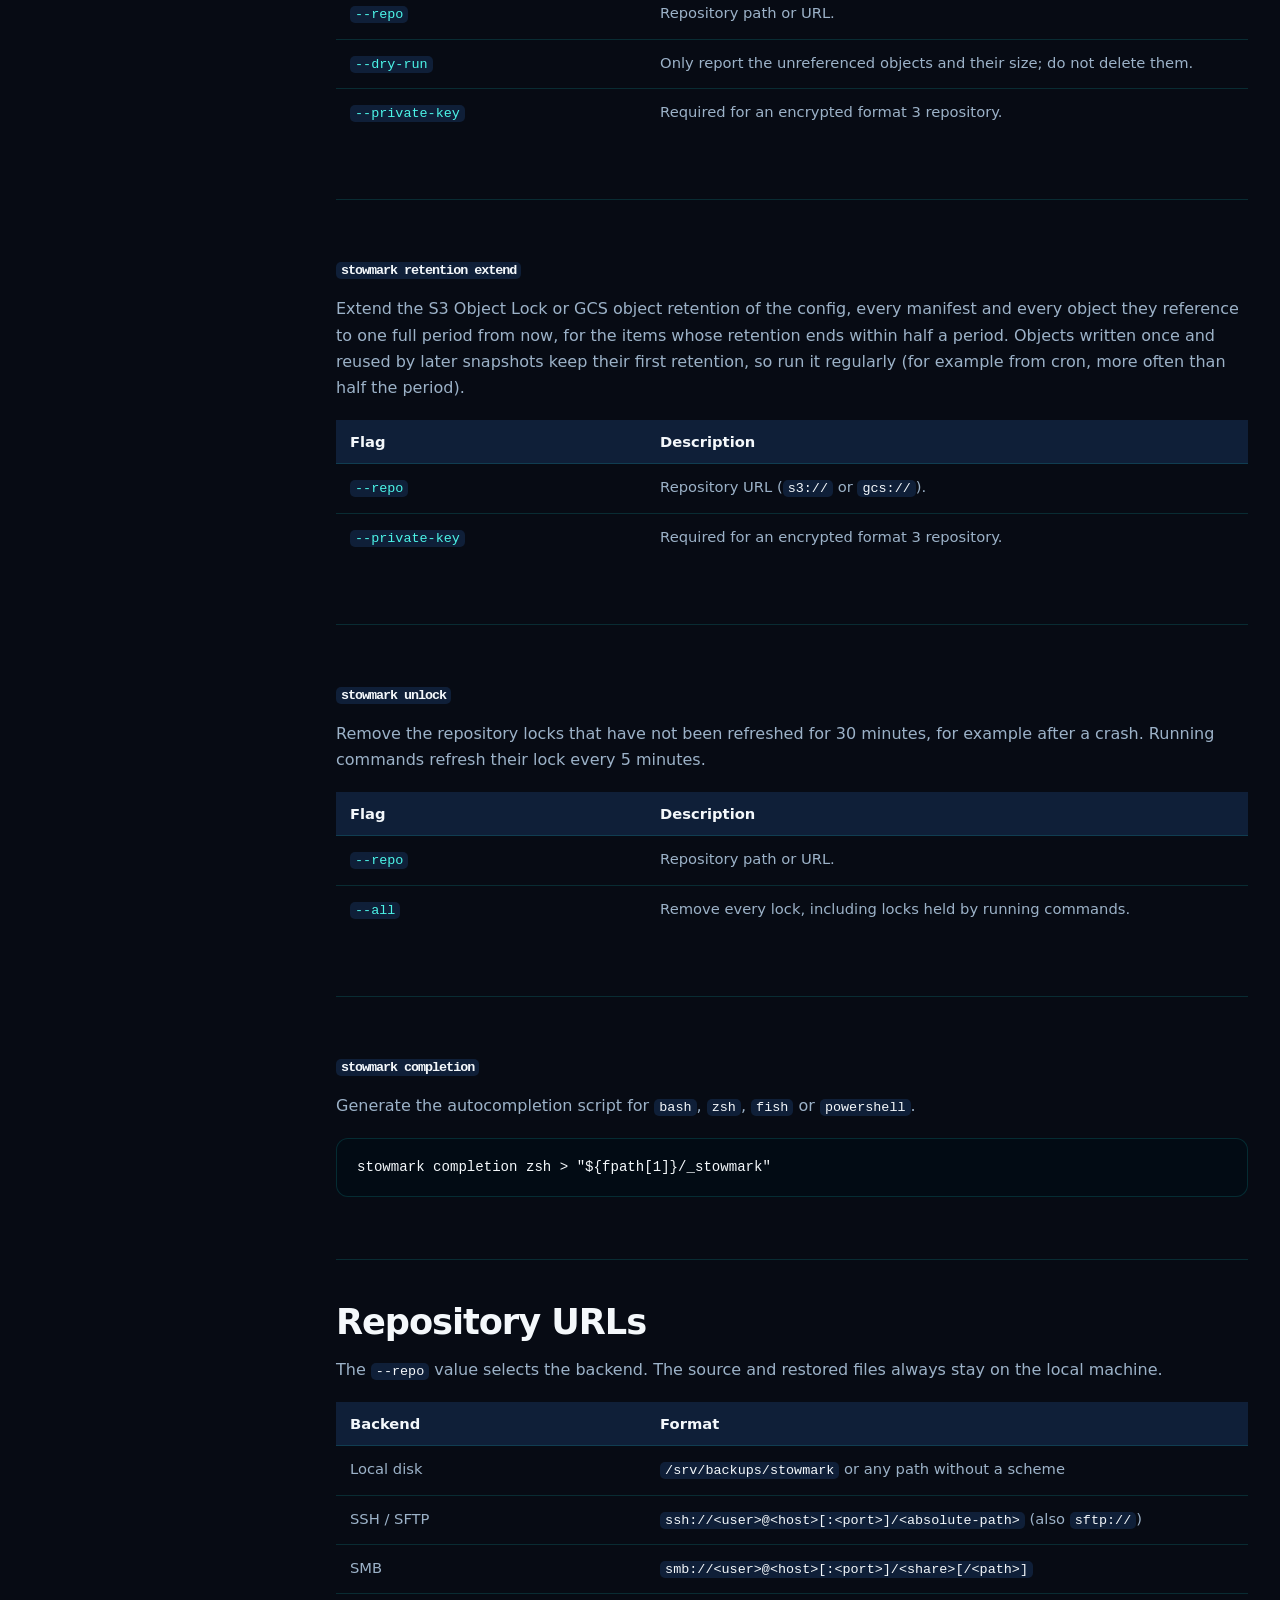
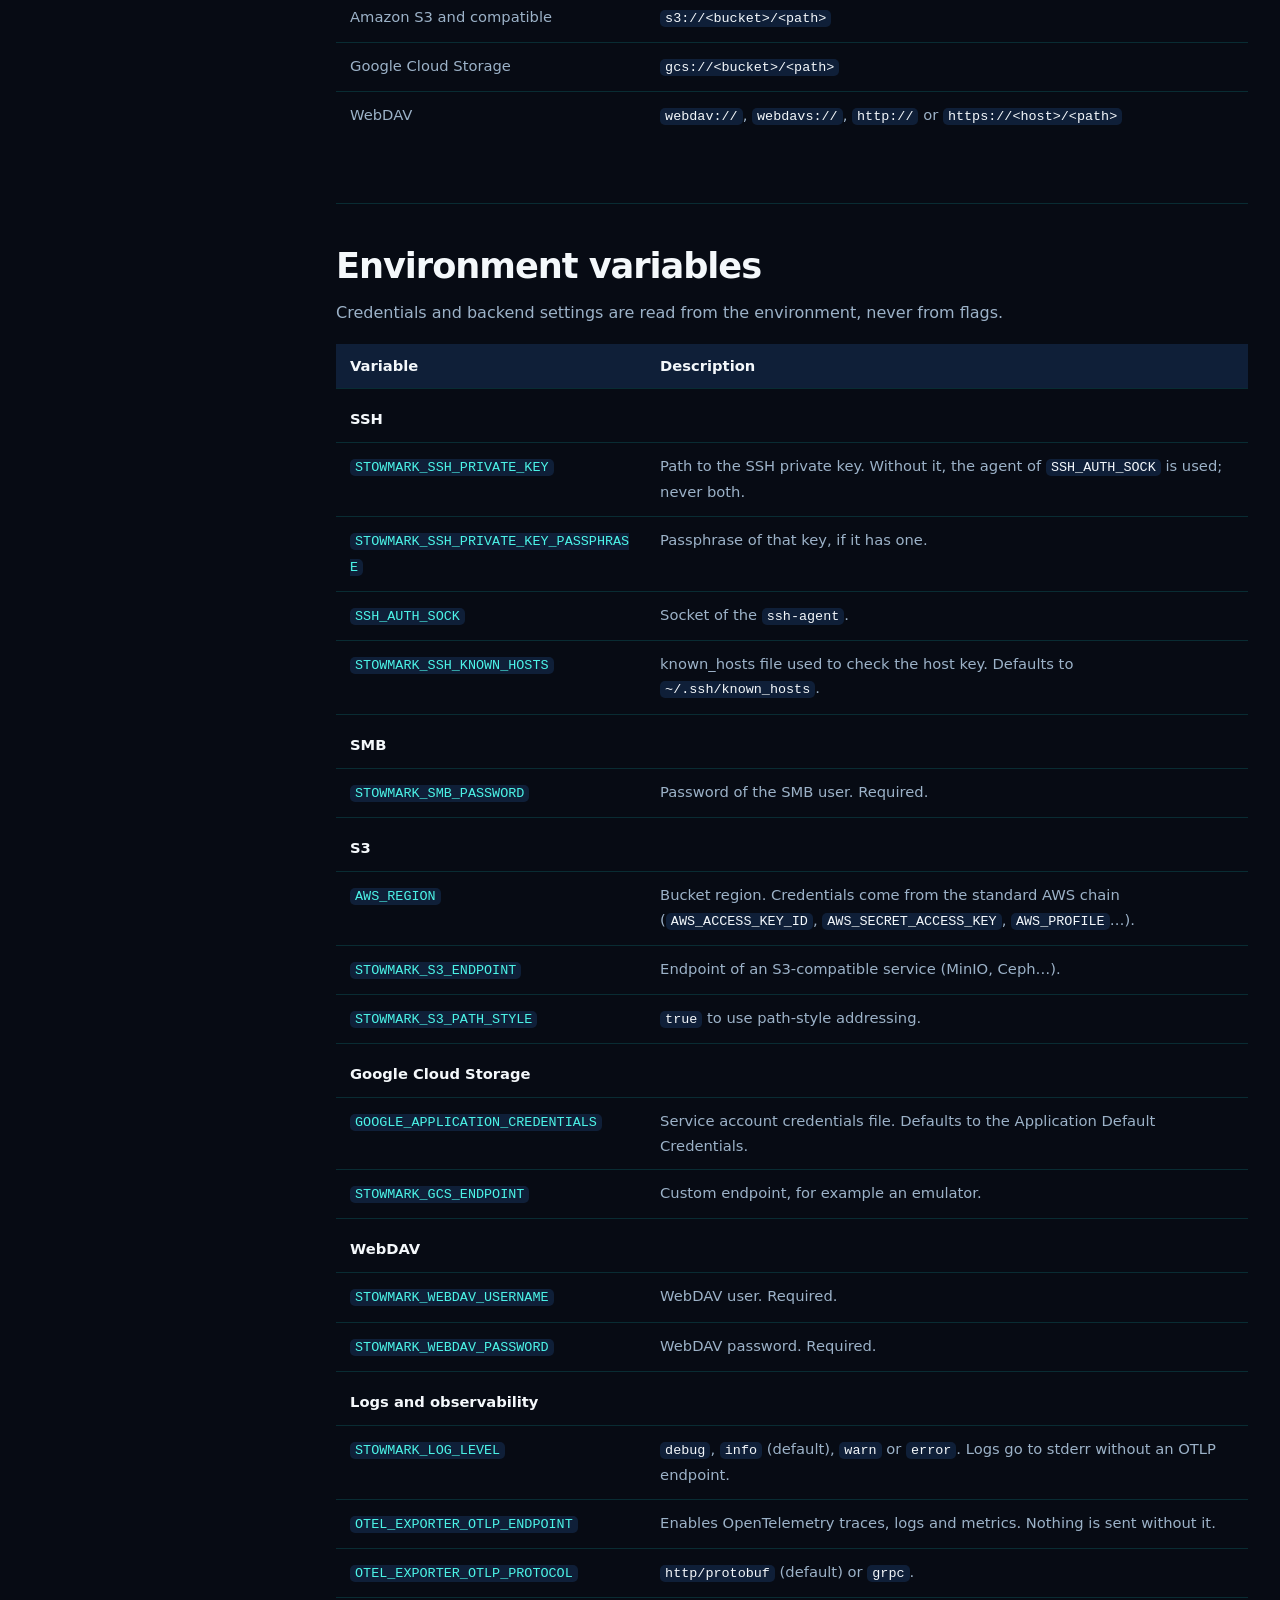
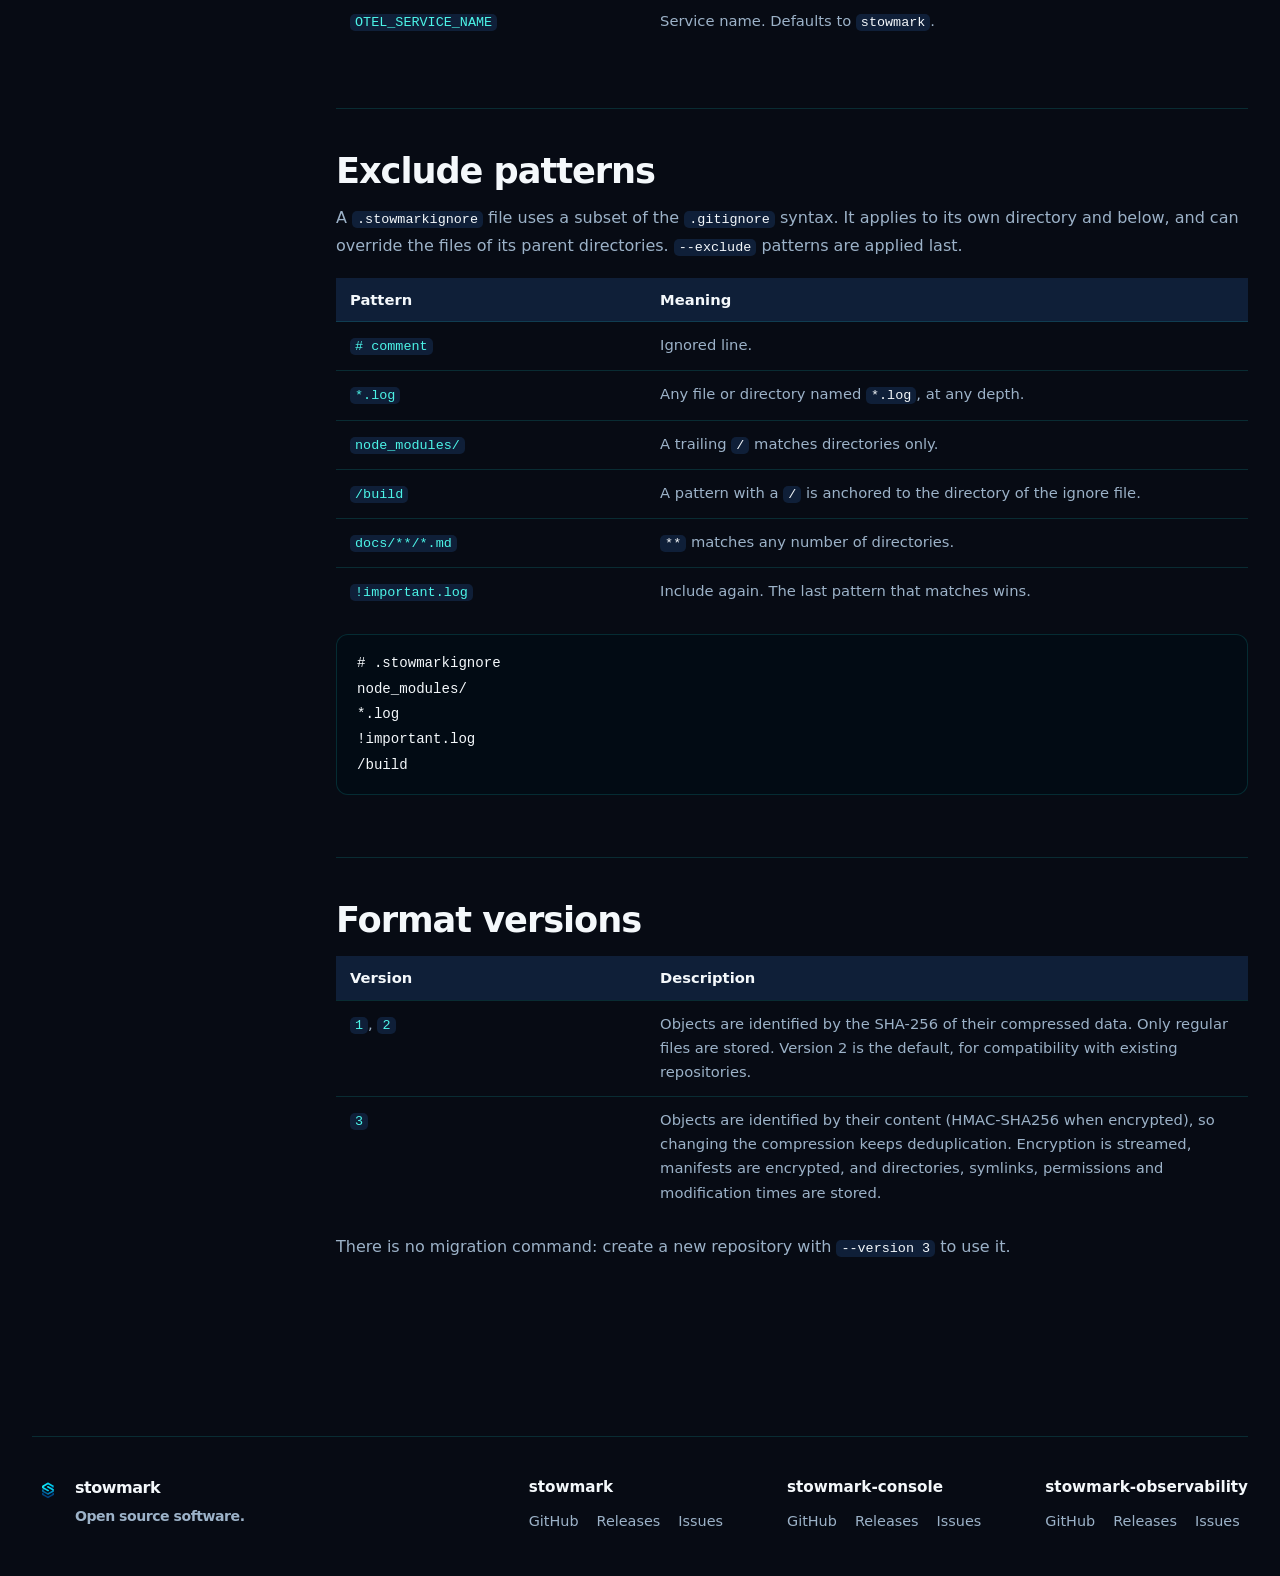
<file: web/docs.html>
<!doctype html>
<html lang="en">
<head>
    <meta charset="utf-8">
    <meta name="viewport" content="width=device-width, initial-scale=1">
    <meta name="description" content="Stowmark command line reference: every command, option, repository URL and environment variable.">
    <meta name="theme-color" content="#070B14">

    <meta property="og:title" content="Stowmark documentation">
    <meta property="og:description" content="Command line reference for Stowmark.">
    <meta property="og:type" content="website">
    <meta property="og:url" content="https://stowmark.dev/docs.html">
    <meta property="og:image" content="https://stowmark.dev/assets/brand-image.png">

    <title>Stowmark — Documentation</title>

    <link rel="icon" href="assets/favicon.png" type="image/png">
    <link rel="stylesheet" href="styles.css">
    <script src="app.js" defer></script>
</head>
<body>
<header class="site-header">
    <a class="brand" href="index.html" aria-label="Stowmark home">
        <img src="assets/title.png" alt="" width="200" height="100">
    </a>

    <nav aria-label="Main navigation">
        <a href="index.html#features">Features</a>
        <a href="index.html#projects">Projects</a>
        <a href="index.html#install">Install</a>
        <a class="nav-docs" href="docs.html" aria-current="page">Docs</a>
        <a href="https://github.com/bruli-lab/stowmark" rel="noreferrer">GitHub</a>
    </nav>
</header>

<main class="section docs">
    <aside class="docs-toc" aria-label="Documentation contents">
        <div class="docs-switch" role="navigation" aria-label="Documentation projects">
            <a href="docs.html" aria-current="page">stowmark</a>
            <a href="console.html">stowmark-console</a>
        </div>
        <p class="eyebrow">CONTENTS</p>
        <ol>
            <li><a href="#getting-started">Getting started</a></li>
            <li><a href="#global-flags">Global flags</a></li>
            <li><a href="#init">init</a></li>
            <li>
                <a href="#key">key</a>
                <ol>
                    <li><a href="#key-generate">generate</a></li>
                    <li><a href="#key-rekey">rekey</a></li>
                    <li><a href="#key-rewrap">rewrap</a></li>
                </ol>
            </li>
            <li>
                <a href="#snapshot">snapshot</a>
                <ol>
                    <li><a href="#snapshot-create">create</a></li>
                    <li><a href="#snapshot-list">list</a></li>
                    <li><a href="#snapshot-get">get</a></li>
                    <li><a href="#snapshot-verify">verify</a></li>
                    <li><a href="#snapshot-restore">restore</a></li>
                </ol>
            </li>
            <li><a href="#check">check</a></li>
            <li><a href="#forget">forget</a></li>
            <li><a href="#prune">prune</a></li>
            <li><a href="#retention-extend">retention extend</a></li>
            <li><a href="#unlock">unlock</a></li>
            <li><a href="#completion">completion</a></li>
            <li><a href="#repositories">Repository URLs</a></li>
            <li><a href="#environment">Environment variables</a></li>
            <li><a href="#exclude-patterns">Exclude patterns</a></li>
            <li><a href="#format-versions">Format versions</a></li>
        </ol>
    </aside>

    <div class="docs-content">
        <div class="section-heading">
            <p class="eyebrow">DOCUMENTATION</p>
            <h1 class="docs-title">Command reference</h1>
            <p class="section-description">
                Every Stowmark command and option. Run <code>stowmark &lt;command&gt; --help</code> to see the same
                information from the binary you have installed.
            </p>
        </div>

        <section class="docs-section" id="getting-started">
            <h2>Getting started</h2>
            <p>
                A repository stores the configuration, one manifest per snapshot and the content-addressed objects.
                Encryption is optional: create an RSA key pair, initialize the repository with the public key and pass
                the private key to the commands that read or write data.
            </p>
            <div class="code-block">
                <button type="button" class="copy-button" data-copy-target="docs-getting-started">Copy</button>
                <pre><code id="docs-getting-started">stowmark key generate --folder ~/.stowmark/keys
stowmark init --repo ~/backups/documents --version 3 --compression zstd \
  --public-key ~/.stowmark/keys/stowmark-public.pem
stowmark snapshot create ./documents --repo ~/backups/documents \
  --private-key ~/.stowmark/keys/stowmark-private.pem
stowmark snapshot list --repo ~/backups/documents \
  --private-key ~/.stowmark/keys/stowmark-private.pem</code></pre>
            </div>
            <p>
                Every command that reads or writes repository data takes a repository lock. Create, restore, verify
                and check share it; init, rekey, rewrap, forget and prune need it exclusively.
            </p>
        </section>

        <section class="docs-section" id="global-flags">
            <h2>Global flags</h2>
            <p>These flags are accepted by every command.</p>
            <table class="docs-options">
                <thead><tr><th>Flag</th><th>Description</th></tr></thead>
                <tbody>
                <tr><td><code>--json</code></td><td>Print the result as an indented JSON document on stdout. Logs, warnings and errors stay on stderr and are not JSON.</td></tr>
                <tr><td><code>--no-progress</code></td><td>Do not show the progress bar. It is only shown when stderr is a terminal and <code>--json</code> is not set.</td></tr>
                <tr><td><code>-v</code>, <code>--version</code></td><td>Print the Stowmark version.</td></tr>
                <tr><td><code>-h</code>, <code>--help</code></td><td>Show the help of any command.</td></tr>
                </tbody>
            </table>
        </section>

        <section class="docs-section" id="init">
            <h2><code>stowmark init</code></h2>
            <p>Initialize a new repository. The compression, the format version and the encryption are fixed at this point.</p>
            <pre class="docs-usage"><code>stowmark init --repo &lt;url&gt; [flags]</code></pre>
            <table class="docs-options">
                <thead><tr><th>Flag</th><th>Description</th></tr></thead>
                <tbody>
                <tr><td><code>--repo</code></td><td>Repository path or URL. See <a href="#repositories">repository URLs</a>.</td></tr>
                <tr><td><code>--compression</code></td><td><code>none</code> (default), <code>gzip</code>, <code>zstd</code>, <code>lz4</code> or <code>xz</code>.</td></tr>
                <tr><td><code>--level</code></td><td>Compression level: gzip 1–9, zstd 1–22, lz4 0–9. Defaults to the algorithm default.</td></tr>
                <tr><td><code>--public-key</code></td><td>Path to the RSA public key that protects the repository key. Without it the repository is not encrypted.</td></tr>
                <tr><td><code>--version</code></td><td>Format version: <code>1</code>, <code>2</code> (default) or <code>3</code>. See <a href="#format-versions">format versions</a>.</td></tr>
                <tr><td><code>--object-lock</code></td><td>Retain every object, manifest and the config for this period (for example <code>30d</code>, <code>2w</code> or <code>36h</code>) with S3 Object Lock or GCS object retention. The bucket must have it enabled, versioning and no default retention.</td></tr>
                <tr><td><code>--object-lock-mode</code></td><td><code>governance</code> (default): users with <code>s3:BypassGovernanceRetention</code>, or GCS <code>overrideUnlockedRetention</code>, can still delete. <code>compliance</code>: nobody can delete until the retention ends.</td></tr>
                <tr><td><code>--force</code></td><td>Reinitialize an existing repository.</td></tr>
                </tbody>
            </table>
            <pre class="docs-example"><code>stowmark init --repo s3://backups/documents --version 3 --compression zstd --level 6 \
  --public-key keys/stowmark-public.pem --object-lock 30d --object-lock-mode compliance</code></pre>
        </section>

        <section class="docs-section" id="key">
            <h2><code>stowmark key</code></h2>
            <p>
                Manage the encryption keys. Objects are encrypted with a random symmetric key (AES-256-GCM), which is
                stored in the config wrapped with your RSA public key (RSA-OAEP-SHA256).
            </p>

            <h3 id="key-generate"><code>key generate</code></h3>
            <p>Create a new RSA key pair: <code>stowmark-public.pem</code> and <code>stowmark-private.pem</code>.</p>
            <table class="docs-options">
                <thead><tr><th>Flag</th><th>Description</th></tr></thead>
                <tbody>
                <tr><td><code>--folder</code></td><td>Folder where the key pair is written.</td></tr>
                </tbody>
            </table>
            <pre class="docs-example"><code>stowmark key generate --folder keys</code></pre>

            <h3 id="key-rekey"><code>key rekey</code></h3>
            <p>
                Rotate the symmetric key and re-encrypt every object with it, in a new key generation. Use it when the
                symmetric key must be revoked. The old generation is removed at the end; if the command is interrupted,
                <a href="#prune"><code>prune</code></a> removes what is left.
            </p>
            <table class="docs-options">
                <thead><tr><th>Flag</th><th>Description</th></tr></thead>
                <tbody>
                <tr><td><code>--repo</code></td><td>Repository path or URL.</td></tr>
                <tr><td><code>--private-key</code></td><td>Current private key, to unwrap the old symmetric key.</td></tr>
                <tr><td><code>--public-key</code></td><td>Public key that protects the new symmetric key.</td></tr>
                </tbody>
            </table>
            <pre class="docs-example"><code>stowmark key rekey --repo /srv/backups/stowmark \
  --private-key keys/stowmark-private.pem --public-key keys/stowmark-public.pem</code></pre>

            <h3 id="key-rewrap"><code>key rewrap</code></h3>
            <p>
                Replace the RSA key pair. The symmetric key and the objects do not change: only the wrapped key in the
                config. Afterwards every command needs the new private key.
            </p>
            <table class="docs-options">
                <thead><tr><th>Flag</th><th>Description</th></tr></thead>
                <tbody>
                <tr><td><code>--repo</code></td><td>Repository path or URL.</td></tr>
                <tr><td><code>--old-private-key</code></td><td>Private key of the current pair.</td></tr>
                <tr><td><code>--new-public-key</code></td><td>Public key of the new pair.</td></tr>
                </tbody>
            </table>
            <pre class="docs-example"><code>stowmark key rewrap --repo /srv/backups/stowmark \
  --old-private-key keys/stowmark-old-private.pem --new-public-key keys/stowmark-new-public.pem</code></pre>
        </section>

        <section class="docs-section" id="snapshot">
            <h2><code>stowmark snapshot</code></h2>
            <p>Create, inspect, verify and restore snapshots.</p>

            <h3 id="snapshot-create"><code>snapshot create</code></h3>
            <p>
                Back up a directory. Unchanged files are not stored again, and files of 8 MiB or more are split into
                4 MiB chunks. Files and directories that match a <code>.stowmarkignore</code> file or an
                <code>--exclude</code> pattern are skipped (see <a href="#exclude-patterns">exclude patterns</a>).
                Symlinks and special files that formats 1 and 2 cannot store are reported as a warning on stderr.
            </p>
            <pre class="docs-usage"><code>stowmark snapshot create &lt;source&gt; --repo &lt;url&gt; [flags]</code></pre>
            <table class="docs-options">
                <thead><tr><th>Flag</th><th>Description</th></tr></thead>
                <tbody>
                <tr><td><code>--repo</code></td><td>Repository path or URL.</td></tr>
                <tr><td><code>--private-key</code></td><td>Private key of an encrypted repository, to unwrap the key that encrypts the new objects.</td></tr>
                <tr><td><code>--exclude</code></td><td>Exclude files and directories that match this pattern. Repeatable; same syntax as <code>.stowmarkignore</code>. Applied after every ignore file, so it can override them.</td></tr>
                <tr><td><code>--no-ignore-file</code></td><td>Do not read <code>.stowmarkignore</code> files; only <code>--exclude</code> patterns apply.</td></tr>
                </tbody>
            </table>
            <pre class="docs-example"><code>stowmark snapshot create ~/projects --repo /srv/backups/stowmark \
  --exclude 'node_modules/' --exclude '*.log' --private-key keys/stowmark-private.pem</code></pre>

            <h3 id="snapshot-list"><code>snapshot list</code></h3>
            <p>List the snapshots of the repository.</p>
            <table class="docs-options">
                <thead><tr><th>Flag</th><th>Description</th></tr></thead>
                <tbody>
                <tr><td><code>--repo</code></td><td>Repository path or URL.</td></tr>
                <tr><td><code>--private-key</code></td><td>Required for an encrypted format 3 repository, whose manifests are encrypted.</td></tr>
                </tbody>
            </table>

            <h3 id="snapshot-get"><code>snapshot get</code></h3>
            <p>Show the manifest of a snapshot: its source and every file with its hash, size and chunks.</p>
            <table class="docs-options">
                <thead><tr><th>Flag</th><th>Description</th></tr></thead>
                <tbody>
                <tr><td><code>--id</code></td><td>Snapshot ID, for example <code>20260115T093000Z-1a2b3c4d</code>.</td></tr>
                <tr><td><code>--repo</code></td><td>Repository path or URL.</td></tr>
                <tr><td><code>--private-key</code></td><td>Required for an encrypted format 3 repository.</td></tr>
                </tbody>
            </table>

            <h3 id="snapshot-verify"><code>snapshot verify</code></h3>
            <p>Read every object of a snapshot and check its hash. On encrypted repositories this also authenticates the data.</p>
            <table class="docs-options">
                <thead><tr><th>Flag</th><th>Description</th></tr></thead>
                <tbody>
                <tr><td><code>--id</code></td><td>Snapshot ID.</td></tr>
                <tr><td><code>--repo</code></td><td>Repository path or URL.</td></tr>
                <tr><td><code>--private-key</code></td><td>Private key of an encrypted repository.</td></tr>
                </tbody>
            </table>

            <h3 id="snapshot-restore"><code>snapshot restore</code></h3>
            <p>
                Restore a whole snapshot or a single file. Without <code>--destination</code>, files are restored to
                their original paths inside the source directory of the snapshot. Each file is written to a temporary
                file, verified and then renamed. Format 3 also restores directories, symlinks, permissions and
                modification times.
            </p>
            <table class="docs-options">
                <thead><tr><th>Flag</th><th>Description</th></tr></thead>
                <tbody>
                <tr><td><code>--id</code></td><td>Snapshot ID.</td></tr>
                <tr><td><code>--repo</code></td><td>Repository path or URL.</td></tr>
                <tr><td><code>--destination</code></td><td>Directory to restore into.</td></tr>
                <tr><td><code>--file</code></td><td>Restore only this file, given by its path in the snapshot.</td></tr>
                <tr><td><code>--private-key</code></td><td>Private key of an encrypted repository.</td></tr>
                </tbody>
            </table>
            <pre class="docs-example"><code>stowmark snapshot restore --id &lt;snapshot-id&gt; --repo /srv/backups/stowmark \
  --file reports/2026.pdf --destination /tmp/restore</code></pre>
        </section>

        <section class="docs-section" id="check">
            <h2><code>stowmark check</code></h2>
            <p>
                Check the whole repository: every manifest can be read and every object it references exists. It
                exits with an error if a manifest is corrupt or an object is missing or corrupt. Orphan objects, stale
                locks, old key generations and items whose retention has ended are reported as warnings.
            </p>
            <table class="docs-options">
                <thead><tr><th>Flag</th><th>Description</th></tr></thead>
                <tbody>
                <tr><td><code>--repo</code></td><td>Repository path or URL.</td></tr>
                <tr><td><code>--read-data</code></td><td>Also download every referenced object once and verify its hash.</td></tr>
                <tr><td><code>--read-data-subset</code></td><td>Verify only part of the objects: a random percentage (<code>10%</code>) or a stable part (<code>2/7</code>). Running parts 1/7 to 7/7 covers everything.</td></tr>
                <tr><td><code>--private-key</code></td><td>Needed to read the data, or the format 3 manifests, of an encrypted repository.</td></tr>
                </tbody>
            </table>
            <pre class="docs-example"><code>stowmark check --repo /srv/backups/stowmark --read-data-subset 10% \
  --private-key keys/stowmark-private.pem</code></pre>
        </section>

        <section class="docs-section" id="forget">
            <h2><code>stowmark forget</code></h2>
            <p>
                Apply a retention policy to the snapshots of each source and delete the manifests it does not keep.
                Periods are counted in UTC; a snapshot kept by any rule is kept. Forgetting does not free space: run
                <a href="#prune"><code>prune</code></a> afterwards or add <code>--prune</code>.
            </p>
            <table class="docs-options">
                <thead><tr><th>Flag</th><th>Description</th></tr></thead>
                <tbody>
                <tr><td><code>--repo</code></td><td>Repository path or URL.</td></tr>
                <tr><td><code>--keep-last</code></td><td>Keep the N most recent snapshots.</td></tr>
                <tr><td><code>--keep-within</code></td><td>Keep every snapshot newer than this duration (<code>30d</code>, <code>2w</code>, <code>36h</code>).</td></tr>
                <tr><td><code>--keep-daily</code></td><td>Keep the most recent snapshot of the last N days that have snapshots.</td></tr>
                <tr><td><code>--keep-weekly</code></td><td>Keep the most recent snapshot of the last N weeks that have snapshots.</td></tr>
                <tr><td><code>--keep-monthly</code></td><td>Keep the most recent snapshot of the last N months that have snapshots.</td></tr>
                <tr><td><code>--keep-yearly</code></td><td>Keep the most recent snapshot of the last N years that have snapshots.</td></tr>
                <tr><td><code>--dry-run</code></td><td>Only show which snapshots would be kept or forgotten, and why.</td></tr>
                <tr><td><code>--prune</code></td><td>Run <code>prune</code> after forgetting the snapshots.</td></tr>
                <tr><td><code>--private-key</code></td><td>Required for an encrypted format 3 repository.</td></tr>
                </tbody>
            </table>
            <pre class="docs-example"><code>stowmark forget --repo /srv/backups/stowmark \
  --keep-daily 7 --keep-weekly 4 --keep-monthly 12 --prune</code></pre>
            <p>
                Snapshots still under Object Lock retention cannot be deleted yet; they are reported as postponed and a
                later run removes them.
            </p>
        </section>

        <section class="docs-section" id="prune">
            <h2><code>stowmark prune</code></h2>
            <p>
                Remove the objects that no manifest references, the objects of old key generations left by an
                interrupted rekey and the temporary files left by interrupted writes. It takes an exclusive lock, so
                no other command can use the repository while it runs.
            </p>
            <table class="docs-options">
                <thead><tr><th>Flag</th><th>Description</th></tr></thead>
                <tbody>
                <tr><td><code>--repo</code></td><td>Repository path or URL.</td></tr>
                <tr><td><code>--dry-run</code></td><td>Only report the unreferenced objects and their size; do not delete them.</td></tr>
                <tr><td><code>--private-key</code></td><td>Required for an encrypted format 3 repository.</td></tr>
                </tbody>
            </table>
        </section>

        <section class="docs-section" id="retention-extend">
            <h2><code>stowmark retention extend</code></h2>
            <p>
                Extend the S3 Object Lock or GCS object retention of the config, every manifest and every object they
                reference to one full period from now, for the items whose retention ends within half a period.
                Objects written once and reused by later snapshots keep their first retention, so run it regularly
                (for example from cron, more often than half the period).
            </p>
            <table class="docs-options">
                <thead><tr><th>Flag</th><th>Description</th></tr></thead>
                <tbody>
                <tr><td><code>--repo</code></td><td>Repository URL (<code>s3://</code> or <code>gcs://</code>).</td></tr>
                <tr><td><code>--private-key</code></td><td>Required for an encrypted format 3 repository.</td></tr>
                </tbody>
            </table>
        </section>

        <section class="docs-section" id="unlock">
            <h2><code>stowmark unlock</code></h2>
            <p>
                Remove the repository locks that have not been refreshed for 30 minutes, for example after a crash.
                Running commands refresh their lock every 5 minutes.
            </p>
            <table class="docs-options">
                <thead><tr><th>Flag</th><th>Description</th></tr></thead>
                <tbody>
                <tr><td><code>--repo</code></td><td>Repository path or URL.</td></tr>
                <tr><td><code>--all</code></td><td>Remove every lock, including locks held by running commands.</td></tr>
                </tbody>
            </table>
        </section>

        <section class="docs-section" id="completion">
            <h2><code>stowmark completion</code></h2>
            <p>Generate the autocompletion script for <code>bash</code>, <code>zsh</code>, <code>fish</code> or <code>powershell</code>.</p>
            <pre class="docs-example"><code>stowmark completion zsh &gt; "${fpath[1]}/_stowmark"</code></pre>
        </section>

        <section class="docs-section" id="repositories">
            <h2>Repository URLs</h2>
            <p>The <code>--repo</code> value selects the backend. The source and restored files always stay on the local machine.</p>
            <table class="docs-options">
                <thead><tr><th>Backend</th><th>Format</th></tr></thead>
                <tbody>
                <tr><td>Local disk</td><td><code>/srv/backups/stowmark</code> or any path without a scheme</td></tr>
                <tr><td>SSH / SFTP</td><td><code>ssh://&lt;user&gt;@&lt;host&gt;[:&lt;port&gt;]/&lt;absolute-path&gt;</code> (also <code>sftp://</code>)</td></tr>
                <tr><td>SMB</td><td><code>smb://&lt;user&gt;@&lt;host&gt;[:&lt;port&gt;]/&lt;share&gt;[/&lt;path&gt;]</code></td></tr>
                <tr><td>Amazon S3 and compatible</td><td><code>s3://&lt;bucket&gt;/&lt;path&gt;</code></td></tr>
                <tr><td>Google Cloud Storage</td><td><code>gcs://&lt;bucket&gt;/&lt;path&gt;</code></td></tr>
                <tr><td>WebDAV</td><td><code>webdav://</code>, <code>webdavs://</code>, <code>http://</code> or <code>https://&lt;host&gt;/&lt;path&gt;</code></td></tr>
                </tbody>
            </table>
        </section>

        <section class="docs-section" id="environment">
            <h2>Environment variables</h2>
            <p>Credentials and backend settings are read from the environment, never from flags.</p>
            <table class="docs-options">
                <thead><tr><th>Variable</th><th>Description</th></tr></thead>
                <tbody>
                <tr class="docs-group"><td colspan="2">SSH</td></tr>
                <tr><td><code>STOWMARK_SSH_PRIVATE_KEY</code></td><td>Path to the SSH private key. Without it, the agent of <code>SSH_AUTH_SOCK</code> is used; never both.</td></tr>
                <tr><td><code>STOWMARK_SSH_PRIVATE_KEY_PASSPHRASE</code></td><td>Passphrase of that key, if it has one.</td></tr>
                <tr><td><code>SSH_AUTH_SOCK</code></td><td>Socket of the <code>ssh-agent</code>.</td></tr>
                <tr><td><code>STOWMARK_SSH_KNOWN_HOSTS</code></td><td>known_hosts file used to check the host key. Defaults to <code>~/.ssh/known_hosts</code>.</td></tr>
                <tr class="docs-group"><td colspan="2">SMB</td></tr>
                <tr><td><code>STOWMARK_SMB_PASSWORD</code></td><td>Password of the SMB user. Required.</td></tr>
                <tr class="docs-group"><td colspan="2">S3</td></tr>
                <tr><td><code>AWS_REGION</code></td><td>Bucket region. Credentials come from the standard AWS chain (<code>AWS_ACCESS_KEY_ID</code>, <code>AWS_SECRET_ACCESS_KEY</code>, <code>AWS_PROFILE</code>…).</td></tr>
                <tr><td><code>STOWMARK_S3_ENDPOINT</code></td><td>Endpoint of an S3-compatible service (MinIO, Ceph…).</td></tr>
                <tr><td><code>STOWMARK_S3_PATH_STYLE</code></td><td><code>true</code> to use path-style addressing.</td></tr>
                <tr class="docs-group"><td colspan="2">Google Cloud Storage</td></tr>
                <tr><td><code>GOOGLE_APPLICATION_CREDENTIALS</code></td><td>Service account credentials file. Defaults to the Application Default Credentials.</td></tr>
                <tr><td><code>STOWMARK_GCS_ENDPOINT</code></td><td>Custom endpoint, for example an emulator.</td></tr>
                <tr class="docs-group"><td colspan="2">WebDAV</td></tr>
                <tr><td><code>STOWMARK_WEBDAV_USERNAME</code></td><td>WebDAV user. Required.</td></tr>
                <tr><td><code>STOWMARK_WEBDAV_PASSWORD</code></td><td>WebDAV password. Required.</td></tr>
                <tr class="docs-group"><td colspan="2">Logs and observability</td></tr>
                <tr><td><code>STOWMARK_LOG_LEVEL</code></td><td><code>debug</code>, <code>info</code> (default), <code>warn</code> or <code>error</code>. Logs go to stderr without an OTLP endpoint.</td></tr>
                <tr><td><code>OTEL_EXPORTER_OTLP_ENDPOINT</code></td><td>Enables OpenTelemetry traces, logs and metrics. Nothing is sent without it.</td></tr>
                <tr><td><code>OTEL_EXPORTER_OTLP_PROTOCOL</code></td><td><code>http/protobuf</code> (default) or <code>grpc</code>.</td></tr>
                <tr><td><code>OTEL_SERVICE_NAME</code></td><td>Service name. Defaults to <code>stowmark</code>.</td></tr>
                </tbody>
            </table>
        </section>

        <section class="docs-section" id="exclude-patterns">
            <h2>Exclude patterns</h2>
            <p>
                A <code>.stowmarkignore</code> file uses a subset of the <code>.gitignore</code> syntax. It applies to
                its own directory and below, and can override the files of its parent directories.
                <code>--exclude</code> patterns are applied last.
            </p>
            <table class="docs-options">
                <thead><tr><th>Pattern</th><th>Meaning</th></tr></thead>
                <tbody>
                <tr><td><code># comment</code></td><td>Ignored line.</td></tr>
                <tr><td><code>*.log</code></td><td>Any file or directory named <code>*.log</code>, at any depth.</td></tr>
                <tr><td><code>node_modules/</code></td><td>A trailing <code>/</code> matches directories only.</td></tr>
                <tr><td><code>/build</code></td><td>A pattern with a <code>/</code> is anchored to the directory of the ignore file.</td></tr>
                <tr><td><code>docs/**/*.md</code></td><td><code>**</code> matches any number of directories.</td></tr>
                <tr><td><code>!important.log</code></td><td>Include again. The last pattern that matches wins.</td></tr>
                </tbody>
            </table>
            <pre class="docs-example"><code># .stowmarkignore
node_modules/
*.log
!important.log
/build</code></pre>
        </section>

        <section class="docs-section" id="format-versions">
            <h2>Format versions</h2>
            <table class="docs-options">
                <thead><tr><th>Version</th><th>Description</th></tr></thead>
                <tbody>
                <tr><td><code>1</code>, <code>2</code></td><td>Objects are identified by the SHA-256 of their compressed data. Only regular files are stored. Version 2 is the default, for compatibility with existing repositories.</td></tr>
                <tr><td><code>3</code></td><td>Objects are identified by their content (HMAC-SHA256 when encrypted), so changing the compression keeps deduplication. Encryption is streamed, manifests are encrypted, and directories, symlinks, permissions and modification times are stored.</td></tr>
                </tbody>
            </table>
            <p>There is no migration command: create a new repository with <code>--version 3</code> to use it.</p>
        </section>
    </div>
</main>

<footer>
    <div class="footer-brand">
        <img src="assets/favicon.png" alt="" width="32" height="32">
        <div>
            <span>stowmark</span>
            <p>Open source software.</p>
        </div>
    </div>

    <div class="footer-projects">
        <div class="footer-project">
            <strong>stowmark</strong>
            <div class="footer-links">
                <a href="https://github.com/bruli-lab/stowmark">GitHub</a>
                <a href="https://github.com/bruli-lab/stowmark/releases">Releases</a>
                <a href="https://github.com/bruli-lab/stowmark/issues">Issues</a>
            </div>
        </div>

        <div class="footer-project">
            <strong>stowmark-console</strong>
            <div class="footer-links">
                <a href="https://github.com/bruli-lab/stowmark-console">GitHub</a>
                <a href="https://github.com/bruli-lab/stowmark-console/releases">Releases</a>
                <a href="https://github.com/bruli-lab/stowmark-console/issues">Issues</a>
            </div>
        </div>

        <div class="footer-project">
            <strong>stowmark-observability</strong>
            <div class="footer-links">
                <a href="https://github.com/bruli-lab/stowmark-observability">GitHub</a>
                <a href="https://github.com/bruli-lab/stowmark-observability/releases">Releases</a>
                <a href="https://github.com/bruli-lab/stowmark-observability/issues">Issues</a>
            </div>
        </div>
    </div>
</footer>
</body>
</html>
</file>
<file: web/styles.css>
:root {
    color-scheme: dark;

    /* Backgrounds */
    --bg: #070B14;
    --bg-soft: #0B1423;
    --surface: #0F1F38;
    --surface-2: #162A47;

    /* Borders */
    --border: rgba(24, 214, 210, .16);
    --border-hover: rgba(76, 244, 232, .35);

    /* Typography */
    --text: #F4F8FB;
    --muted: #9CB2C8;

    /* Brand */
    --accent: #18D6D2;
    --accent-soft: #4CF4E8;
    --blue: #1594D3;

    --max-width: 1540px;
}

* {
    box-sizing: border-box;
}

html {
    scroll-behavior: smooth;
}

body {
    margin: 0;
    min-width: 320px;
    color: var(--text);
    background:
        radial-gradient(circle at 82% 12%, rgba(24, 214, 210, .09), transparent 32rem),
        radial-gradient(circle at 12% 38%, rgba(21, 148, 211, .07), transparent 28rem),
        var(--bg);
    font-family: Inter, ui-sans-serif, system-ui, -apple-system, BlinkMacSystemFont,
        "Segoe UI", sans-serif;
    line-height: 1.6;
    -webkit-font-smoothing: antialiased;
    text-rendering: optimizeLegibility;
}

a {
    color: inherit;
}

img {
    max-width: 100%;
}

.site-header,
.hero,
.section,
footer {
    width: min(calc(100% - clamp(32px, 5vw, 96px)), var(--max-width));
    margin-inline: auto;
}

.site-header {
    min-height: 88px;
    position: sticky;
    top: 0;
    z-index: 100;
    display: flex;
    align-items: center;
    justify-content: space-between;
    gap: 24px;
    padding-block: 12px;
    background: rgba(7, 11, 20, .88);
    border-bottom: 1px solid rgba(24, 214, 210, .10);
    backdrop-filter: blur(18px);
}

.brand,
.footer-brand {
    display: inline-flex;
    align-items: center;
    gap: 11px;
    color: var(--text);
    text-decoration: none;
    font-weight: 760;
    letter-spacing: -0.03em;
}

.brand img,
.footer-brand img {
    display: block;
    object-fit: contain;
}

.brand img {
    display: block;
    width: auto;
    height: 58px;
    max-width: none;
    border-radius: 0;
    object-fit: contain;
}

.footer-brand img {
    border-radius: 8px;
}

.brand {
    width: auto;
    height: auto;
    overflow: visible;
    flex: 0 0 auto;
    font-size: 1.08rem;
}

nav,
.footer-links {
    display: flex;
    align-items: center;
    gap: 26px;
}

nav a,
.footer-links a {
    color: var(--muted);
    text-decoration: none;
    font-size: 0.9rem;
}

nav a:hover,
.footer-links a:hover {
    color: var(--accent-soft);
}

.hero {
    min-height: calc(100vh - 88px);
    padding: clamp(72px, 7vw, 116px) 0;
    display: grid;
    grid-template-columns: minmax(420px, .82fr) minmax(620px, 1.18fr);
    align-items: center;
    gap: clamp(56px, 5vw, 92px);
}

.hero-copy {
    min-width: 0;
    max-width: 640px;
}

.eyebrow {
    margin: 0 0 15px;
    color: var(--accent);
    font-size: 0.74rem;
    font-weight: 800;
    letter-spacing: 0.18em;
}

h1,
h2,
h3,
p {
    margin-top: 0;
}

h1 {
    max-width: 760px;
    margin-bottom: 24px;
    font-size: clamp(3.25rem, 5vw, 5.9rem);
    line-height: .96;
    letter-spacing: -.06em;
    font-weight: 780;
}

h1 span {

    background: linear-gradient(
            90deg,
            #4CF4E8,
            #18D6D2,
            #1594D3
    );

    -webkit-background-clip: text;
    -webkit-text-fill-color: transparent;
}

.lead {
    max-width: 580px;
    margin-bottom: 32px;
    color: var(--muted);
    font-size: clamp(1.05rem, 1.6vw, 1.25rem);
}

.hero-actions {
    display: flex;
    flex-wrap: wrap;
    gap: 12px;
}

.button {
    min-height: 48px;
    padding: 0 21px;
    border: 1px solid var(--border);
    border-radius: 10px;
    display: inline-flex;
    align-items: center;
    justify-content: center;
    text-decoration: none;
    font-weight: 750;
    transition: transform 160ms ease, border-color 160ms ease, background 160ms ease;
}

.button:hover {
    transform: translateY(-2px);
}

.button-primary {

    background: linear-gradient(
            135deg,
            #4CF4E8,
            #18D6D2,
            #1594D3
    );

    color: #071018;

    border: none;

    box-shadow: 0 10px 35px rgba(24, 214, 210, .25);
}

.button-primary:hover {
    background: var(--accent-soft);
}

.button-secondary {
    background: rgba(7, 24, 39, 0.68);
}

.button-secondary:hover {
    border-color: var(--border-hover);
}

.release-line {
    margin: 24px 0 0;
    display: flex;
    align-items: center;
    gap: 9px;
    color: var(--muted);
    font-size: 0.86rem;
}

.status-dot {
    width: 7px;
    height: 7px;
    flex: 0 0 auto;
    border-radius: 50%;
    background: var(--accent);
    box-shadow: 0 0 16px rgba(33, 228, 220, 0.8);
}

.hero-visual {
    min-width: 0;
    width: 100%;
    max-width: 860px;
    justify-self: end;
}

.brand-image-card {
    width: 100%;
    margin: 0;
    padding: clamp(18px, 2vw, 32px);
    overflow: hidden;
    border: 1px solid rgba(24, 214, 210, .20);
    border-radius: 24px;
    background:
        radial-gradient(circle at 50% 50%, rgba(24, 214, 210, .045), transparent 65%),
        var(--bg);
    box-shadow:
        0 28px 80px rgba(0, 2, 12, .38),
        0 0 48px rgba(24, 214, 210, .07);
}

.brand-image-card img {
    display: block;
    width: 100%;
    height: auto;
    aspect-ratio: 16 / 9;
    object-fit: contain;
    object-position: center;
}

.section {
    padding: clamp(76px, 9vw, 116px) 0;
    border-top: 1px solid var(--border);
}

.section-heading {
    max-width: 720px;
    margin-bottom: 44px;
}

h2 {
    margin-bottom: 16px;
    font-size: clamp(2.25rem, 4.5vw, 4rem);
    line-height: 1.03;
    letter-spacing: -0.05em;
}

h3 {
    margin-bottom: 10px;
    font-size: 1.18rem;
}

.section-description,
.feature-card p,
.project-card p,
.download-card p,
footer p {
    color: var(--muted);
}

footer p {
    color: var(--muted);
}

.feature-grid,
.download-grid {
    display: grid;
    grid-template-columns: repeat(3, minmax(0, 1fr));
    gap: clamp(18px, 2vw, 28px);
}

.feature-card,
.download-card,
.download-placeholder {
    min-width: 0;
    padding: 27px;
    border: 1px solid var(--border);
    border-radius: 16px;
    background: linear-gradient(145deg, rgba(11, 32, 49, 0.88), rgba(3, 13, 24, 0.92));
}

.feature-card {
    min-height: 218px;
}

.feature-card,
.project-card,
.download-card {
    transition:
        transform 180ms ease,
        border-color 180ms ease,
        box-shadow 180ms ease;
}

.feature-card:hover,
.project-card:hover,
.download-card:hover {
    transform: translateY(-3px);
    border-color: var(--border-hover);
    box-shadow:
        0 18px 48px rgba(0, 2, 12, .3),
        0 0 28px rgba(24, 214, 210, .07);
}

.feature-icon {
    width: 42px;
    height: 42px;
    margin-bottom: 38px;
    border: 1px solid var(--border-hover);
    border-radius: 10px;
    display: grid;
    place-items: center;
    color: var(--accent);
    font: 700 0.78rem/1 monospace;
}

.project-grid {
    display: grid;
    gap: 24px;
}

.project-card {
    min-width: 0;
    padding: clamp(25px, 3vw, 42px);
    border: 1px solid var(--border);
    border-radius: 20px;
    display: grid;
    grid-template-columns: minmax(260px, 0.78fr) minmax(0, 1.22fr);
    align-items: center;
    gap: clamp(32px, 5vw, 80px);
    background: linear-gradient(135deg, rgba(11, 32, 49, 0.92), rgba(3, 13, 24, 0.96));
}

.project-card-console {
    border-color: rgba(33, 228, 220, 0.32);
    box-shadow: 0 20px 60px rgba(0, 2, 12, 0.22);
}

.project-card-copy {
    min-width: 0;
}

.project-label {
    margin-bottom: 22px;
    display: flex;
    align-items: center;
    gap: 12px;
    color: var(--accent);
    font: 700 0.72rem/1 monospace;
    letter-spacing: 0.12em;
    text-transform: uppercase;
}

.project-number {
    width: 31px;
    height: 31px;
    border: 1px solid var(--border-hover);
    border-radius: 8px;
    display: grid;
    place-items: center;
    letter-spacing: 0;
}

.project-card h3 {
    margin-bottom: 12px;
    font-size: clamp(1.8rem, 3vw, 2.65rem);
    letter-spacing: -0.045em;
}

.project-card p {
    max-width: 540px;
    margin-bottom: 26px;
}

.project-links {
    display: flex;
    flex-wrap: wrap;
    gap: 18px;
}

.project-link {
    color: var(--accent-soft);
    text-decoration: none;
    font-weight: 760;
}

.project-link::after {
    content: " →";
}

.project-link-secondary {
    color: var(--muted);
}

.project-link:hover {
    color: var(--text);
}

.project-code,
.console-preview {
    min-width: 0;
    border: 1px solid var(--border);
    border-radius: 14px;
    font-family: "SFMono-Regular", Consolas, "Liberation Mono", monospace;
    background: #020b14;
    box-shadow: 0 22px 48px rgba(0, 2, 12, 0.38);
}

.project-code {
    padding: 25px 27px;
    overflow-x: auto;
    color: var(--text);
    white-space: nowrap;
}

.project-code code {
    font-size: clamp(0.75rem, 1.25vw, 0.9rem);
}

.terminal-prompt {
    margin-right: 10px;
    color: var(--accent);
}

.console-preview {
    margin: 0;
    overflow: hidden;
    line-height: 0;
    background: #000;
}

.console-preview img {
    display: block;
    width: 100%;
    height: auto;
    object-fit: contain;
}

.release-group + .release-group {
    margin-top: clamp(42px, 7vw, 72px);
}

.release-group {
    scroll-margin-top: 110px;
}

.release-group-heading {
    margin-bottom: 20px;
    display: flex;
    align-items: end;
    justify-content: space-between;
    gap: 24px;
}

.release-group-heading h3 {
    margin-top: 4px;
    font-size: clamp(1.35rem, 2.5vw, 1.8rem);
}

.release-group-heading > p {
    margin: 0;
    color: var(--muted);
    font-size: 0.86rem;
    text-align: right;
}

.release-project-label {
    margin: 0;
    color: var(--accent);
    font-family: monospace;
    font-size: 0.72rem;
    font-weight: 750;
    letter-spacing: 0.12em;
}

.download-card {
    min-height: 205px;
    display: flex;
    flex-direction: column;
}

.download-card-header {
    display: flex;
    align-items: flex-start;
    justify-content: space-between;
    gap: 14px;
}

.download-card h3 {
    overflow-wrap: anywhere;
}

.asset-size {
    flex: 0 0 auto;
    color: var(--muted);
    font-size: 0.8rem;
}

.asset-kind {
    margin-bottom: 22px;
    font-family: monospace;
    font-size: 0.8rem;
}

.download-link {
    margin-top: auto;
    color: var(--accent-soft);
    text-decoration: none;
    font-weight: 760;
}

.download-link::after {
    content: " ↓";
}

.download-placeholder {
    grid-column: 1 / -1;
    min-height: 130px;
    display: grid;
    place-items: center;
    color: var(--muted);
}

.release-error {
    padding: 18px 20px;
    border: 1px solid rgba(255, 184, 102, 0.3);
    border-radius: 12px;
    color: #ffd2a0;
    background: rgba(120, 67, 14, 0.12);
}

@media (max-width: 620px) {
    .release-group-heading {
        align-items: flex-start;
        flex-direction: column;
        gap: 8px;
    }

    .release-group-heading > p {
        text-align: left;
    }
}

.quick-start {
    display: grid;
    grid-template-columns: minmax(240px, 0.75fr) minmax(0, 1.25fr);
    align-items: start;
    gap: clamp(34px, 6vw, 70px);
}

.code-block {
    min-width: 0;
    position: relative;
    overflow: hidden;
    border: 1px solid var(--border);
    border-radius: 16px;
    background: #020b14;
}

pre {
    margin: 0;
    overflow-x: auto;
}

.code-block pre {
    padding: 30px;
}

code {
    font-family: "SFMono-Regular", Consolas, "Liberation Mono", monospace;
    font-size: 0.88rem;
    line-height: 1.8;
}

.copy-button {
    position: absolute;
    top: 12px;
    right: 12px;
    padding: 7px 11px;
    border: 1px solid var(--border);
    border-radius: 8px;
    color: var(--muted);
    background: var(--surface);
    cursor: pointer;
}

.copy-button:hover {
    color: var(--text);
    border-color: var(--border-hover);
}

footer {
    min-height: 140px;
    padding: 38px 0;
    border-top: 1px solid var(--border);
    display: flex;
    align-items: flex-start;
    justify-content: space-between;
    gap: clamp(32px, 5vw, 72px);
}

footer p {
    margin: 0;
    font-size: 0.88rem;
}

.footer-brand {
    flex: 0 0 auto;
    align-items: flex-start;
}

.footer-brand span {
    display: block;
    font-weight: 700;
}

.footer-brand p {
    margin-top: 0.25rem;
}

.footer-projects {
    display: flex;
    justify-content: flex-end;
    gap: clamp(32px, 5vw, 64px);
}

.footer-project {
    display: flex;
    flex-direction: column;
    gap: 0.65rem;
}

.footer-project strong {
    color: var(--text);
    font-size: 0.95rem;
}

.footer-links {
    gap: 18px;
}

.footer-links a:hover {
    color: var(--accent-soft);
}

@media (max-width: 1180px) {
    .hero {
        grid-template-columns: minmax(360px, .86fr) minmax(520px, 1.14fr);
        gap: 44px;
    }

    .hero-visual {
        width: 100%;
        max-width: none;
    }

    h1 {
        font-size: clamp(3.2rem, 6vw, 5.2rem);
    }

    .feature-grid,
    .download-grid {
        grid-template-columns: repeat(2, minmax(0, 1fr));
    }
}

@media (max-width: 980px) {
    .hero {
        min-height: auto;
        grid-template-columns: 1fr;
        gap: 48px;
    }

    .hero-copy {
        max-width: 760px;
    }

    .hero-visual {
        width: min(100%, 760px);
        justify-self: center;
    }

    .project-card {
        grid-template-columns: 1fr;
        gap: 30px;
    }
}

@media (max-width: 760px) {
    .site-header {
        min-height: 68px;
    }

    nav {
        gap: 15px;
    }

    .hero {
        padding: 54px 0 76px;
        gap: 40px;
    }

    .hero-copy {
        max-width: 620px;
    }

    .hero-visual {
        width: min(88vw, 500px);
        max-width: 100%;
        justify-self: center;
    }

    .quick-start {
        grid-template-columns: 1fr;
    }

    footer {

        background: linear-gradient(
                180deg,
                transparent,
                rgba(15, 31, 56, .55)
        );

        border-top: 1px solid rgba(24, 214, 210, .12);
    }

    .footer-projects {
        width: 100%;
        justify-content: flex-start;
    }

    .footer-links {
        flex-wrap: wrap;
    }
}

@media (max-width: 540px) {
    .site-header,
    .hero,
    .section,
    footer {
        width: min(calc(100% - 24px), var(--max-width));
    }

    nav a:not(:last-child):not(.nav-docs) {
        display: none;
    }

    h1 {
        font-size: clamp(2.75rem, 15vw, 4rem);
    }

    .lead {
        font-size: 1rem;
    }

    .hero-actions {
        display: grid;
        grid-template-columns: 1fr;
    }

    .button {
        width: 100%;
    }

    .hero-visual {
        width: 100%;
    }

    .brand-image-card {
        border-radius: 17px;
    }

    .feature-grid,
    .download-grid {
        grid-template-columns: 1fr;
    }

    .feature-card,
    .download-card {
        min-height: auto;
    }

    .project-card {
        padding: 22px;
        border-radius: 16px;
    }

    .footer-projects {
        flex-direction: column;
        gap: 24px;
    }

    .code-block pre {
        padding: 54px 20px 22px;
    }

    code {
        font-size: 0.8rem;
    }
}

::selection {
    color: #001416;
    background: var(--accent);
}


@media (max-width: 380px) {
    .hero-visual {
        width: 100%;
    }

    .brand-image-card {
        border-radius: 14px;
    }
}

@media (max-width: 540px) {
    .site-header {
        gap: 12px;
    }

    .brand {
        min-width: 0;
        max-width: calc(100% - 74px);
    }

    .brand img {
        width: auto;
        height: 42px;
        max-width: 100%;
        transform: none;
    }

    .brand-image-card img {
        aspect-ratio: 16 / 9;
    }
}

nav a[aria-current="page"] {
    color: var(--accent-soft);
}

.docs {
    display: grid;
    grid-template-columns: 240px minmax(0, 1fr);
    align-items: start;
    gap: clamp(32px, 5vw, 72px);
    padding-top: clamp(40px, 6vw, 80px);
    border-top: 0;
}

.docs-toc {
    position: sticky;
    top: 112px;
    max-height: calc(100vh - 136px);
    overflow-y: auto;
    padding-right: 8px;
}

.docs-toc ol {
    margin: 0;
    padding: 0;
    list-style: none;
}

.docs-toc li {
    margin: 0;
}

.docs-toc ol ol {
    margin: 2px 0 6px 14px;
    padding-left: 12px;
    border-left: 1px solid var(--border);
}

.docs-toc a {
    display: block;
    padding: 5px 0;
    color: var(--muted);
    text-decoration: none;
    font-size: 0.9rem;
}

.docs-toc a:hover {
    color: var(--accent-soft);
}

.docs-switch {
    display: flex;
    flex-direction: column;
    gap: 4px;
    margin-bottom: 28px;
    padding: 6px;
    border: 1px solid var(--border);
    border-radius: 12px;
    background: var(--bg-soft);
}

.docs-switch a {
    padding: 8px 12px;
    border-radius: 8px;
    color: var(--muted);
    text-decoration: none;
    font-size: 0.9rem;
    font-weight: 600;
}

.docs-switch a:hover {
    color: var(--text);
}

.docs-switch a[aria-current="page"] {
    color: var(--accent-soft);
    background: var(--surface);
}

.docs-section .console-preview {
    margin: 20px 0 24px;
}

.docs-list {
    margin: 0 0 18px;
    padding-left: 20px;
    color: var(--muted);
    line-height: 1.65;
}

.docs-list li + li {
    margin-top: 4px;
}

.docs-content {
    min-width: 0;
    max-width: 920px;
}

.docs-title {
    margin: 0 0 16px;
    font-size: clamp(2.5rem, 5vw, 4.2rem);
    line-height: 1.03;
    letter-spacing: -0.05em;
}

.docs-section {
    padding: 44px 0;
    border-top: 1px solid var(--border);
    scroll-margin-top: 104px;
}

.docs-section h2 {
    font-size: clamp(1.6rem, 3vw, 2.2rem);
    letter-spacing: -0.03em;
}

.docs-section h3 {
    margin-top: 36px;
    scroll-margin-top: 104px;
}

.docs-section h2 code,
.docs-section h3 code {
    font-size: inherit;
    line-height: inherit;
    color: var(--accent-soft);
}

.docs-section p,
.docs-section td {
    color: var(--muted);
    line-height: 1.65;
}

.docs-section a,
.quick-start .section-description a {
    color: var(--accent-soft);
}

.docs-section :not(pre) > code,
.docs-title + .section-description code {
    padding: 1px 5px;
    border-radius: 5px;
    color: var(--text);
    background: var(--surface);
    font-size: 0.84rem;
    white-space: nowrap;
}

.docs-section .code-block {
    margin: 20px 0;
}

.docs-usage,
.docs-example {
    margin: 18px 0;
    padding: 16px 20px;
    border: 1px solid var(--border);
    border-radius: 12px;
    background: #020b14;
}

.docs-options {
    width: 100%;
    margin: 18px 0;
    border-collapse: collapse;
    font-size: 0.92rem;
}

.docs-options th {
    padding: 10px 14px;
    color: var(--text);
    background: var(--surface);
    text-align: left;
    font-weight: 650;
}

.docs-options td {
    padding: 11px 14px;
    border-top: 1px solid var(--border);
    vertical-align: top;
}

.docs-options td:first-child {
    width: 34%;
}

.docs-options td code {
    white-space: normal;
    overflow-wrap: anywhere;
}

.docs-options td:first-child code {
    color: var(--accent-soft);
}

.docs-options .docs-group td {
    padding-top: 18px;
    color: var(--text);
    font-weight: 650;
}

@media (max-width: 980px) {
    .docs {
        grid-template-columns: 1fr;
    }

    .docs-toc {
        position: static;
        max-height: none;
        padding: 18px 20px;
        border: 1px solid var(--border);
        border-radius: 14px;
        background: var(--bg-soft);
    }

    .docs-toc > ol {
        columns: 2;
        column-gap: 28px;
    }

    .docs-toc > ol > li {
        break-inside: avoid;
    }
}

@media (max-width: 420px) {
    .docs-toc > ol {
        columns: 1;
    }
}

@media (max-width: 620px) {
    .docs-options thead {
        display: none;
    }

    .docs-options,
    .docs-options tbody,
    .docs-options tr,
    .docs-options td {
        display: block;
        width: 100%;
    }

    .docs-options tr {
        padding: 10px 0;
        border-top: 1px solid var(--border);
    }

    .docs-options td,
    .docs-options td:first-child {
        width: 100%;
        padding: 3px 0;
        border-top: 0;
    }

    .docs-usage,
    .docs-example {
        padding: 14px;
    }
}
</file>
